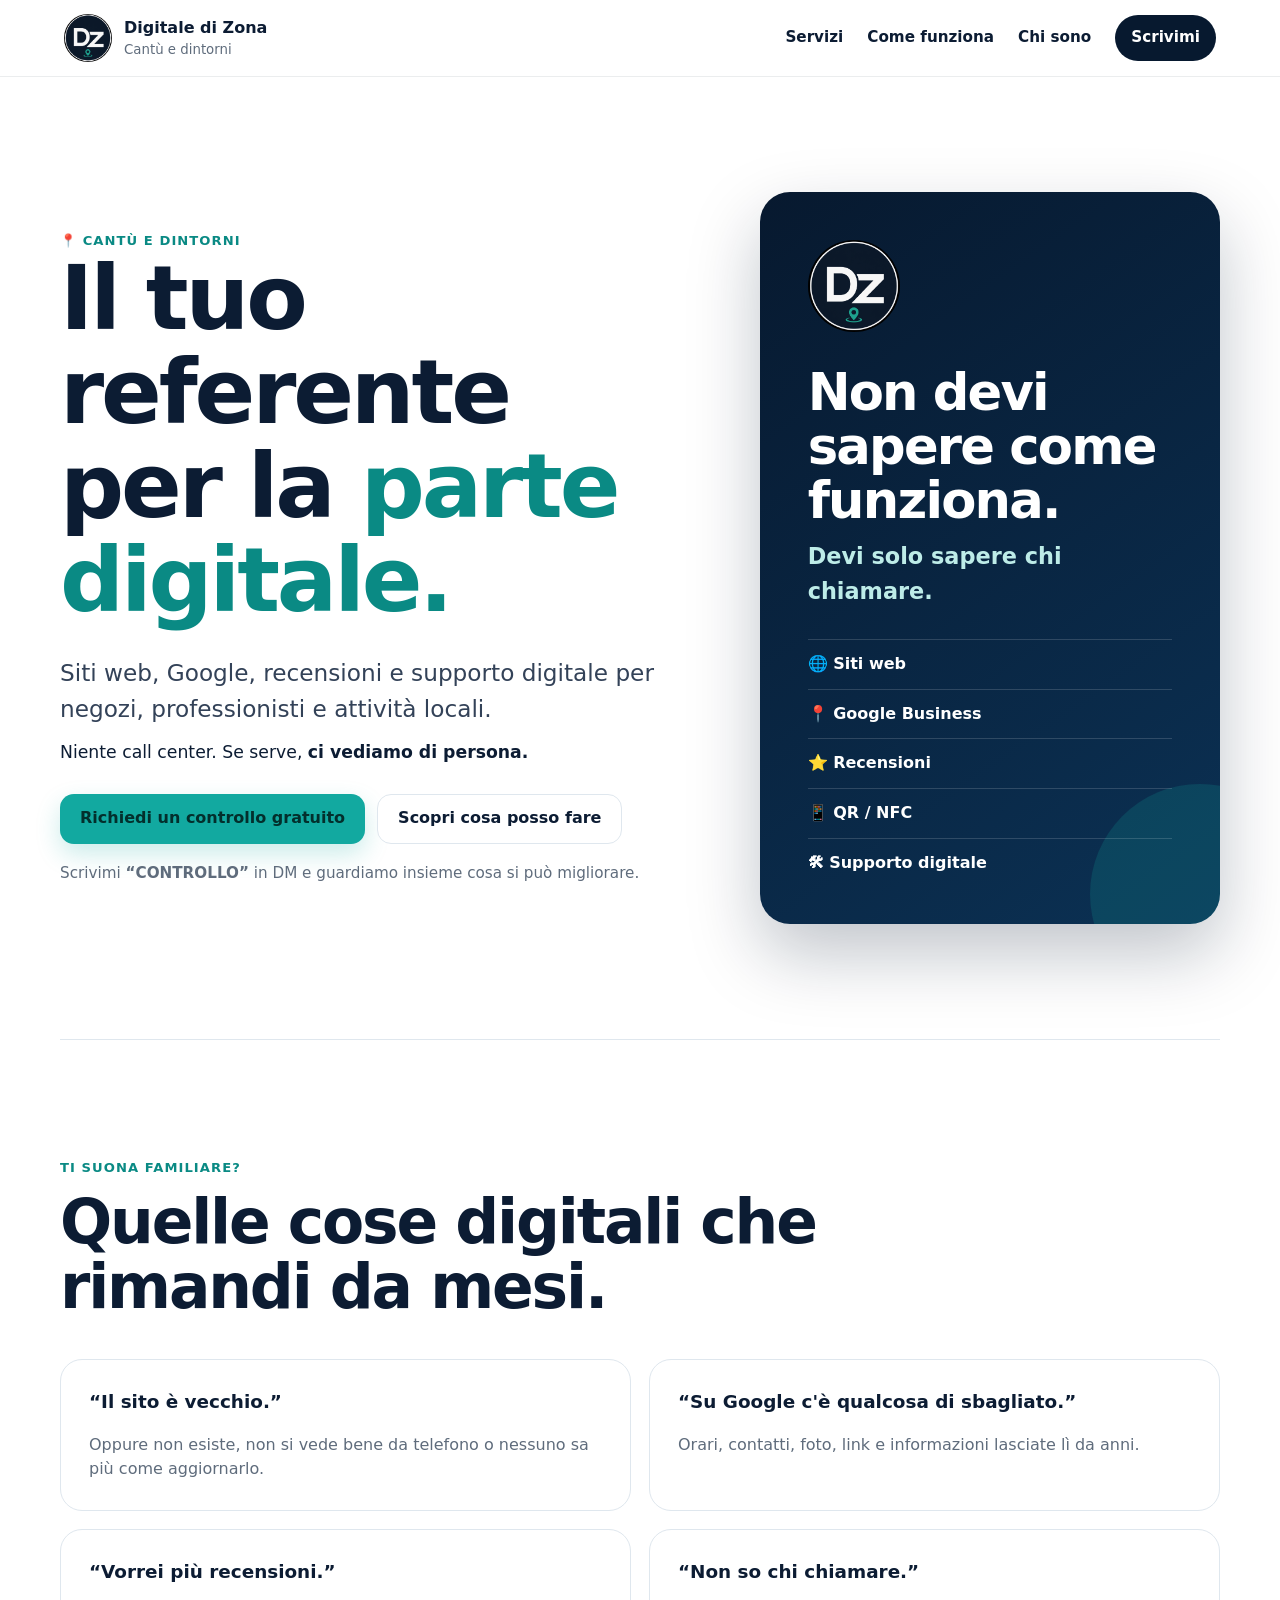
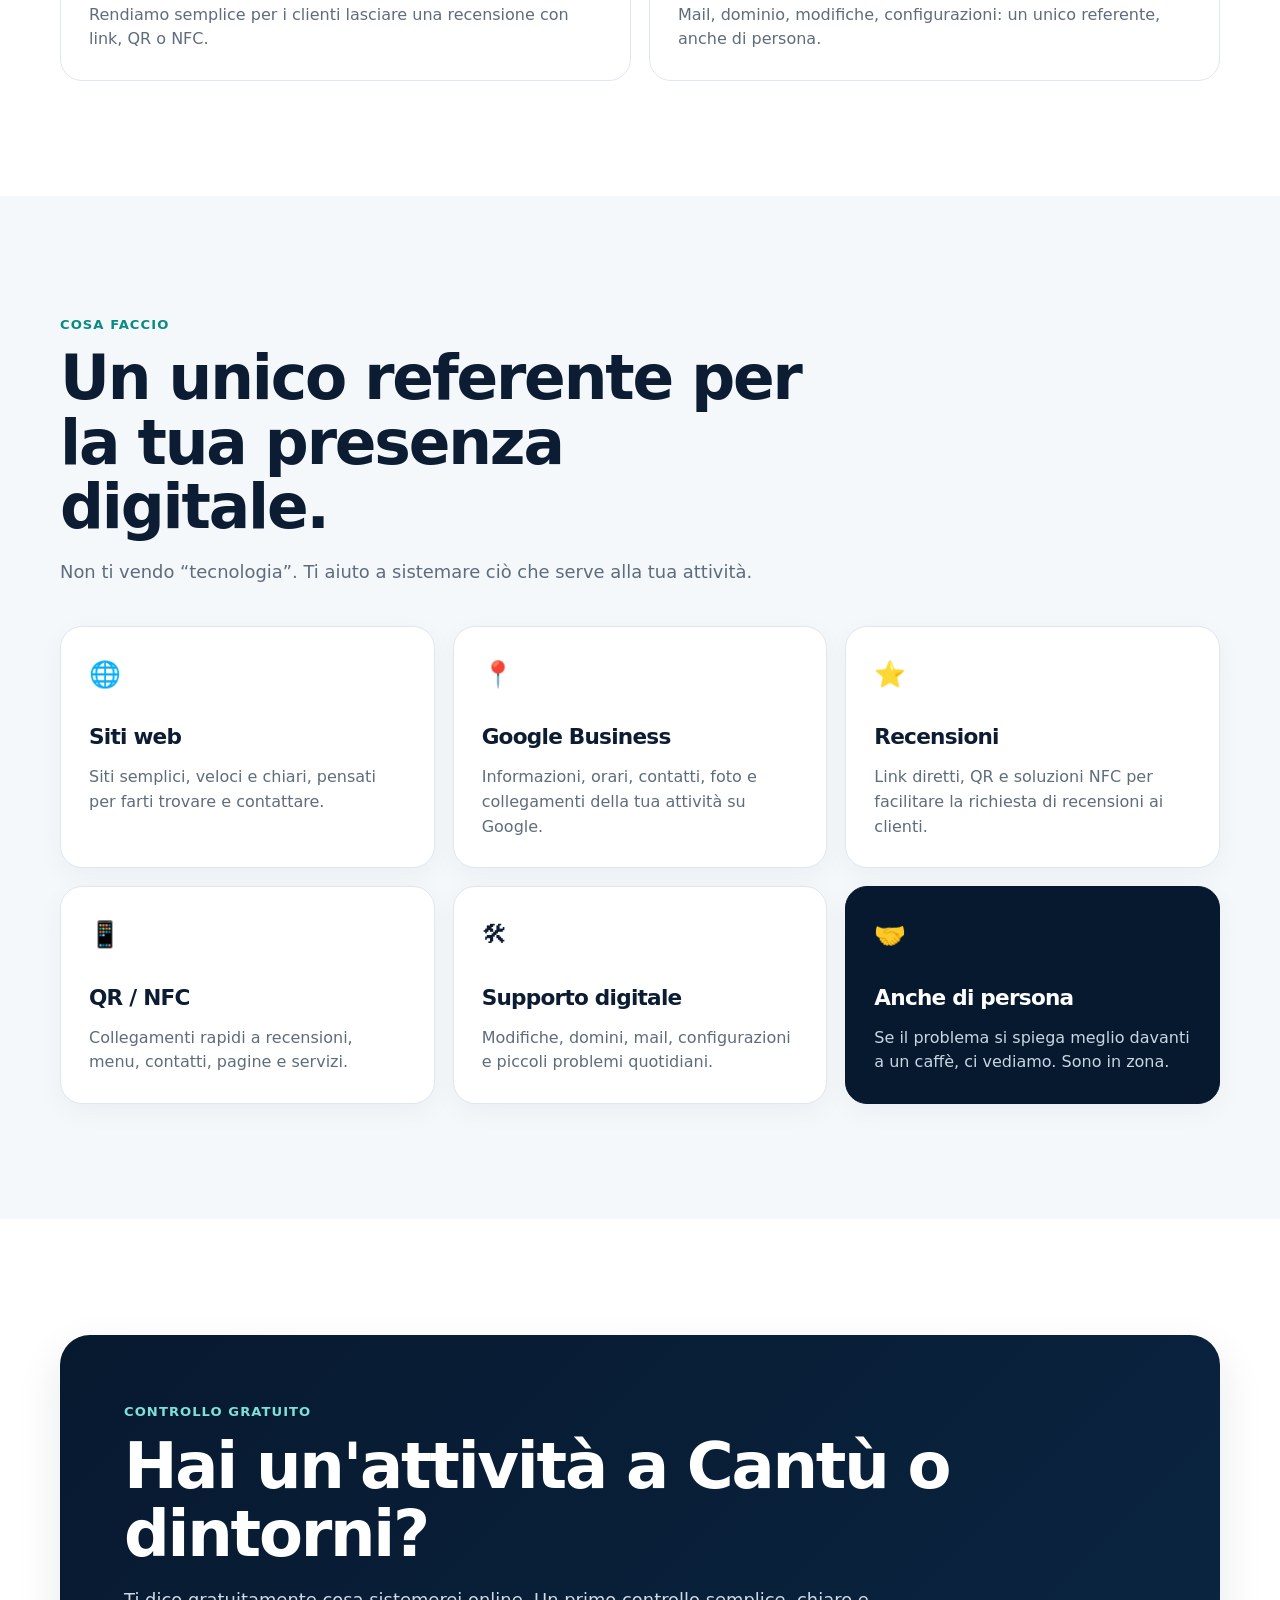
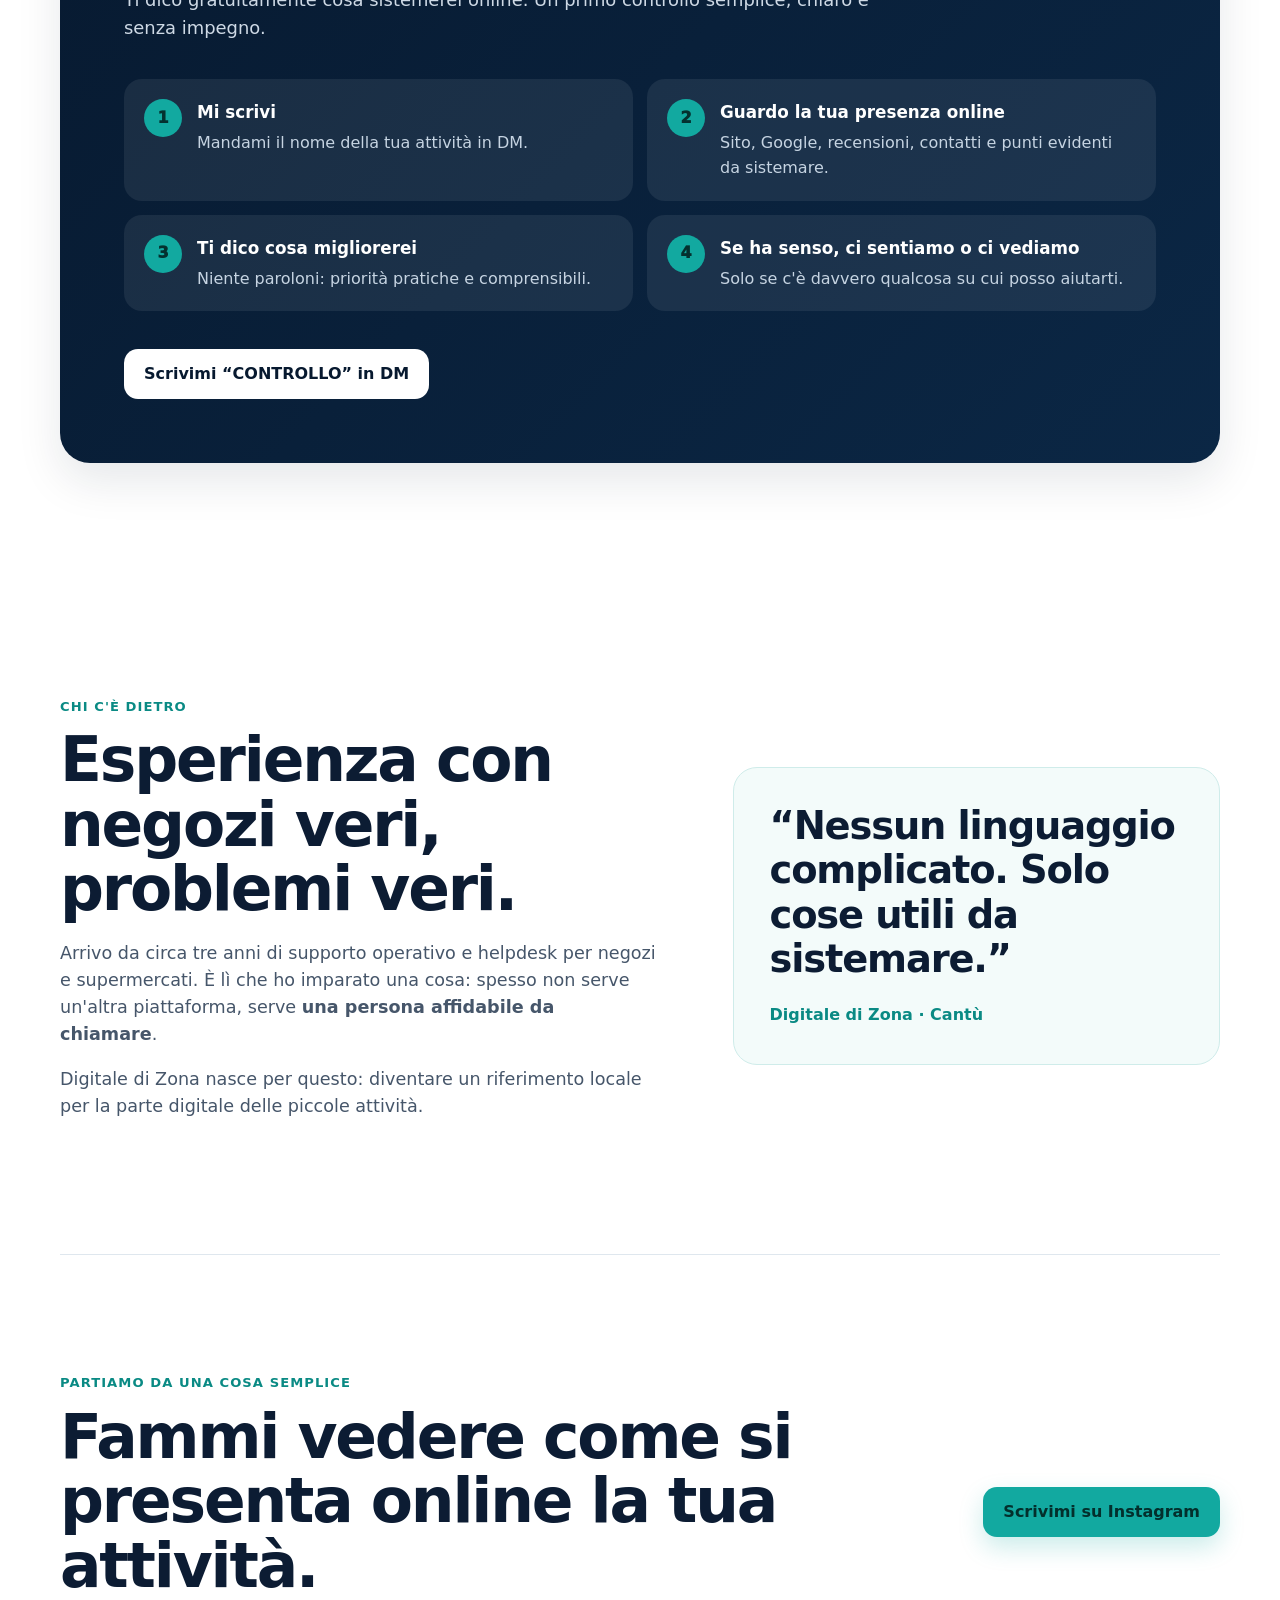
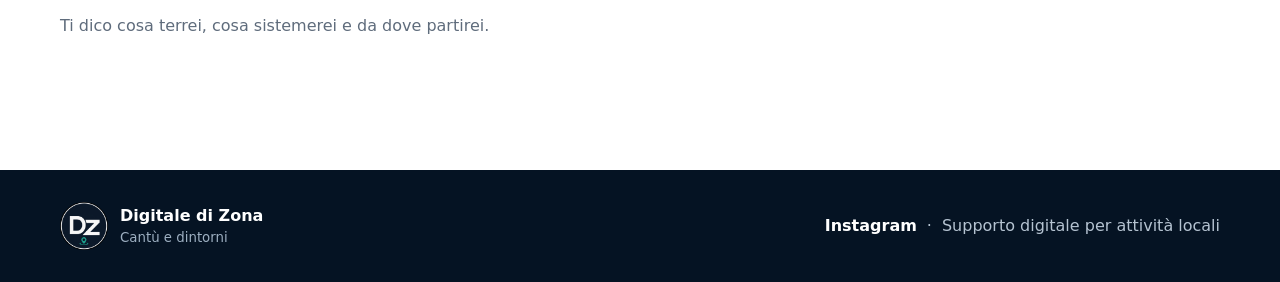
<file: index.html>
<!doctype html>
<html lang="it">
<head>
  <meta charset="utf-8" />
  <meta name="viewport" content="width=device-width, initial-scale=1" />
  <title>Digitale di Zona | Cantù</title>
  <meta name="description" content="Siti web, Google, recensioni e supporto digitale per attività locali a Cantù e dintorni. Anche di persona." />
  <meta name="theme-color" content="#07192f" />
  <meta property="og:title" content="Digitale di Zona | Cantù" />
  <meta property="og:description" content="Il tuo referente per la parte digitale. Siti web, Google, recensioni e assistenza per attività locali." />
  <meta property="og:type" content="website" />
  <meta property="og:image" content="assets/logo.png" />
  <link rel="icon" href="assets/logo.png" />
  <link rel="stylesheet" href="styles.css" />
</head>
<body>
  <header class="site-header">
    <a class="brand" href="#top" aria-label="Digitale di Zona - Home">
      <img src="assets/logo.png" alt="Logo Digitale di Zona" />
      <span><strong>Digitale di Zona</strong><small>Cantù e dintorni</small></span>
    </a>
    <nav class="nav" aria-label="Navigazione principale">
      <a href="#servizi">Servizi</a>
      <a href="#come-funziona">Come funziona</a>
      <a href="#chi-sono">Chi sono</a>
      <a class="nav-cta" href="https://www.instagram.com/digitaledizona.cantu/" target="_blank" rel="noreferrer">Scrivimi</a>
    </nav>
  </header>

  <main id="top">
    <section class="hero section-shell">
      <div class="hero-copy">
        <div class="eyebrow">📍 Cantù e dintorni</div>
        <h1>Il tuo referente per la <span>parte digitale.</span></h1>
        <p class="hero-lead">Siti web, Google, recensioni e supporto digitale per negozi, professionisti e attività locali.</p>
        <p class="human-line">Niente call center. Se serve, <strong>ci vediamo di persona.</strong></p>
        <div class="hero-actions">
          <a class="btn btn-primary" href="https://www.instagram.com/digitaledizona.cantu/" target="_blank" rel="noreferrer">Richiedi un controllo gratuito</a>
          <a class="btn btn-secondary" href="#servizi">Scopri cosa posso fare</a>
        </div>
        <div class="microcopy">Scrivimi <strong>“CONTROLLO”</strong> in DM e guardiamo insieme cosa si può migliorare.</div>
      </div>
      <div class="hero-card" aria-label="Riepilogo servizi">
        <img class="hero-logo" src="assets/logo.png" alt="" />
        <h2>Non devi sapere come funziona.</h2>
        <p>Devi solo sapere chi chiamare.</p>
        <div class="mini-list">
          <span>🌐 Siti web</span>
          <span>📍 Google Business</span>
          <span>⭐ Recensioni</span>
          <span>📱 QR / NFC</span>
          <span>🛠 Supporto digitale</span>
        </div>
      </div>
    </section>

    <section class="problems section-shell" aria-labelledby="problemi-title">
      <div class="section-heading">
        <span class="kicker">Ti suona familiare?</span>
        <h2 id="problemi-title">Quelle cose digitali che rimandi da mesi.</h2>
      </div>
      <div class="problem-grid">
        <article><b>“Il sito è vecchio.”</b><p>Oppure non esiste, non si vede bene da telefono o nessuno sa più come aggiornarlo.</p></article>
        <article><b>“Su Google c'è qualcosa di sbagliato.”</b><p>Orari, contatti, foto, link e informazioni lasciate lì da anni.</p></article>
        <article><b>“Vorrei più recensioni.”</b><p>Rendiamo semplice per i clienti lasciare una recensione con link, QR o NFC.</p></article>
        <article><b>“Non so chi chiamare.”</b><p>Mail, dominio, modifiche, configurazioni: un unico referente, anche di persona.</p></article>
      </div>
    </section>

    <section id="servizi" class="services section-shell">
      <div class="section-heading">
        <span class="kicker">Cosa faccio</span>
        <h2>Un unico referente per la tua presenza digitale.</h2>
        <p>Non ti vendo “tecnologia”. Ti aiuto a sistemare ciò che serve alla tua attività.</p>
      </div>
      <div class="service-grid">
        <article class="service-card"><div class="icon">🌐</div><h3>Siti web</h3><p>Siti semplici, veloci e chiari, pensati per farti trovare e contattare.</p></article>
        <article class="service-card"><div class="icon">📍</div><h3>Google Business</h3><p>Informazioni, orari, contatti, foto e collegamenti della tua attività su Google.</p></article>
        <article class="service-card"><div class="icon">⭐</div><h3>Recensioni</h3><p>Link diretti, QR e soluzioni NFC per facilitare la richiesta di recensioni ai clienti.</p></article>
        <article class="service-card"><div class="icon">📱</div><h3>QR / NFC</h3><p>Collegamenti rapidi a recensioni, menu, contatti, pagine e servizi.</p></article>
        <article class="service-card"><div class="icon">🛠</div><h3>Supporto digitale</h3><p>Modifiche, domini, mail, configurazioni e piccoli problemi quotidiani.</p></article>
        <article class="service-card featured"><div class="icon">🤝</div><h3>Anche di persona</h3><p>Se il problema si spiega meglio davanti a un caffè, ci vediamo. Sono in zona.</p></article>
      </div>
    </section>

    <section id="come-funziona" class="audit section-shell">
      <div class="audit-panel">
        <div>
          <span class="kicker light">Controllo gratuito</span>
          <h2>Hai un'attività a Cantù o dintorni?</h2>
          <p>Ti dico gratuitamente cosa sistemerei online. Un primo controllo semplice, chiaro e senza impegno.</p>
        </div>
        <ol class="steps">
          <li><span>1</span><div><b>Mi scrivi</b><p>Mandami il nome della tua attività in DM.</p></div></li>
          <li><span>2</span><div><b>Guardo la tua presenza online</b><p>Sito, Google, recensioni, contatti e punti evidenti da sistemare.</p></div></li>
          <li><span>3</span><div><b>Ti dico cosa migliorerei</b><p>Niente paroloni: priorità pratiche e comprensibili.</p></div></li>
          <li><span>4</span><div><b>Se ha senso, ci sentiamo o ci vediamo</b><p>Solo se c'è davvero qualcosa su cui posso aiutarti.</p></div></li>
        </ol>
        <a class="btn btn-light" href="https://www.instagram.com/digitaledizona.cantu/" target="_blank" rel="noreferrer">Scrivimi “CONTROLLO” in DM</a>
      </div>
    </section>

    <section id="chi-sono" class="about section-shell">
      <div class="about-copy">
        <span class="kicker">Chi c'è dietro</span>
        <h2>Esperienza con negozi veri, problemi veri.</h2>
        <p>Arrivo da circa tre anni di supporto operativo e helpdesk per negozi e supermercati. È lì che ho imparato una cosa: spesso non serve un'altra piattaforma, serve <strong>una persona affidabile da chiamare</strong>.</p>
        <p>Digitale di Zona nasce per questo: diventare un riferimento locale per la parte digitale delle piccole attività.</p>
      </div>
      <aside class="quote-card">
        <blockquote>“Nessun linguaggio complicato. Solo cose utili da sistemare.”</blockquote>
        <span>Digitale di Zona · Cantù</span>
      </aside>
    </section>

    <section class="final-cta section-shell">
      <div>
        <span class="kicker">Partiamo da una cosa semplice</span>
        <h2>Fammi vedere come si presenta online la tua attività.</h2>
        <p>Ti dico cosa terrei, cosa sistemerei e da dove partirei.</p>
      </div>
      <a class="btn btn-primary" href="https://www.instagram.com/digitaledizona.cantu/" target="_blank" rel="noreferrer">Scrivimi su Instagram</a>
    </section>
  </main>

  <footer class="footer">
    <div class="footer-inner">
      <div class="brand footer-brand">
        <img src="assets/logo.png" alt="Logo Digitale di Zona" />
        <span><strong>Digitale di Zona</strong><small>Cantù e dintorni</small></span>
      </div>
      <div class="footer-links">
        <a href="https://www.instagram.com/digitaledizona.cantu/" target="_blank" rel="noreferrer">Instagram</a>
        <span>·</span>
        <span>Supporto digitale per attività locali</span>
      </div>
    </div>
  </footer>
</body>
</html>
</file>
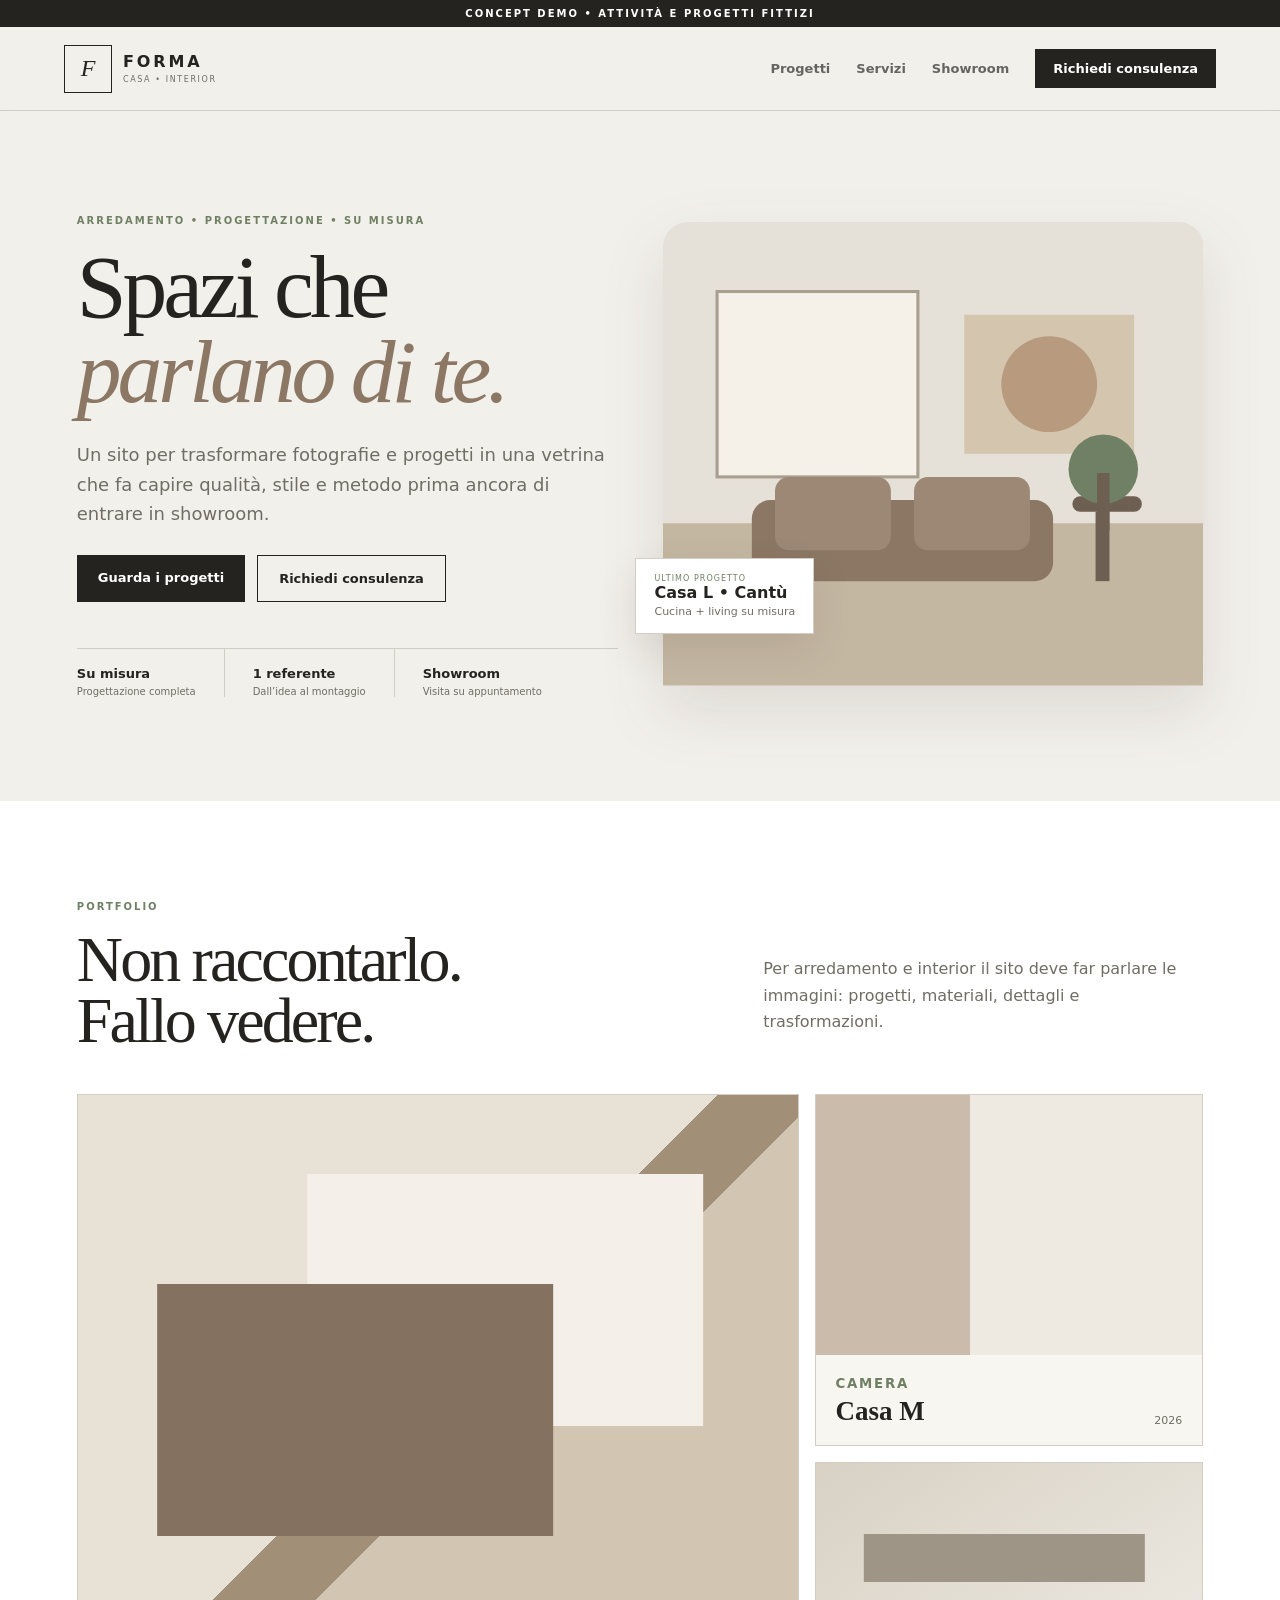
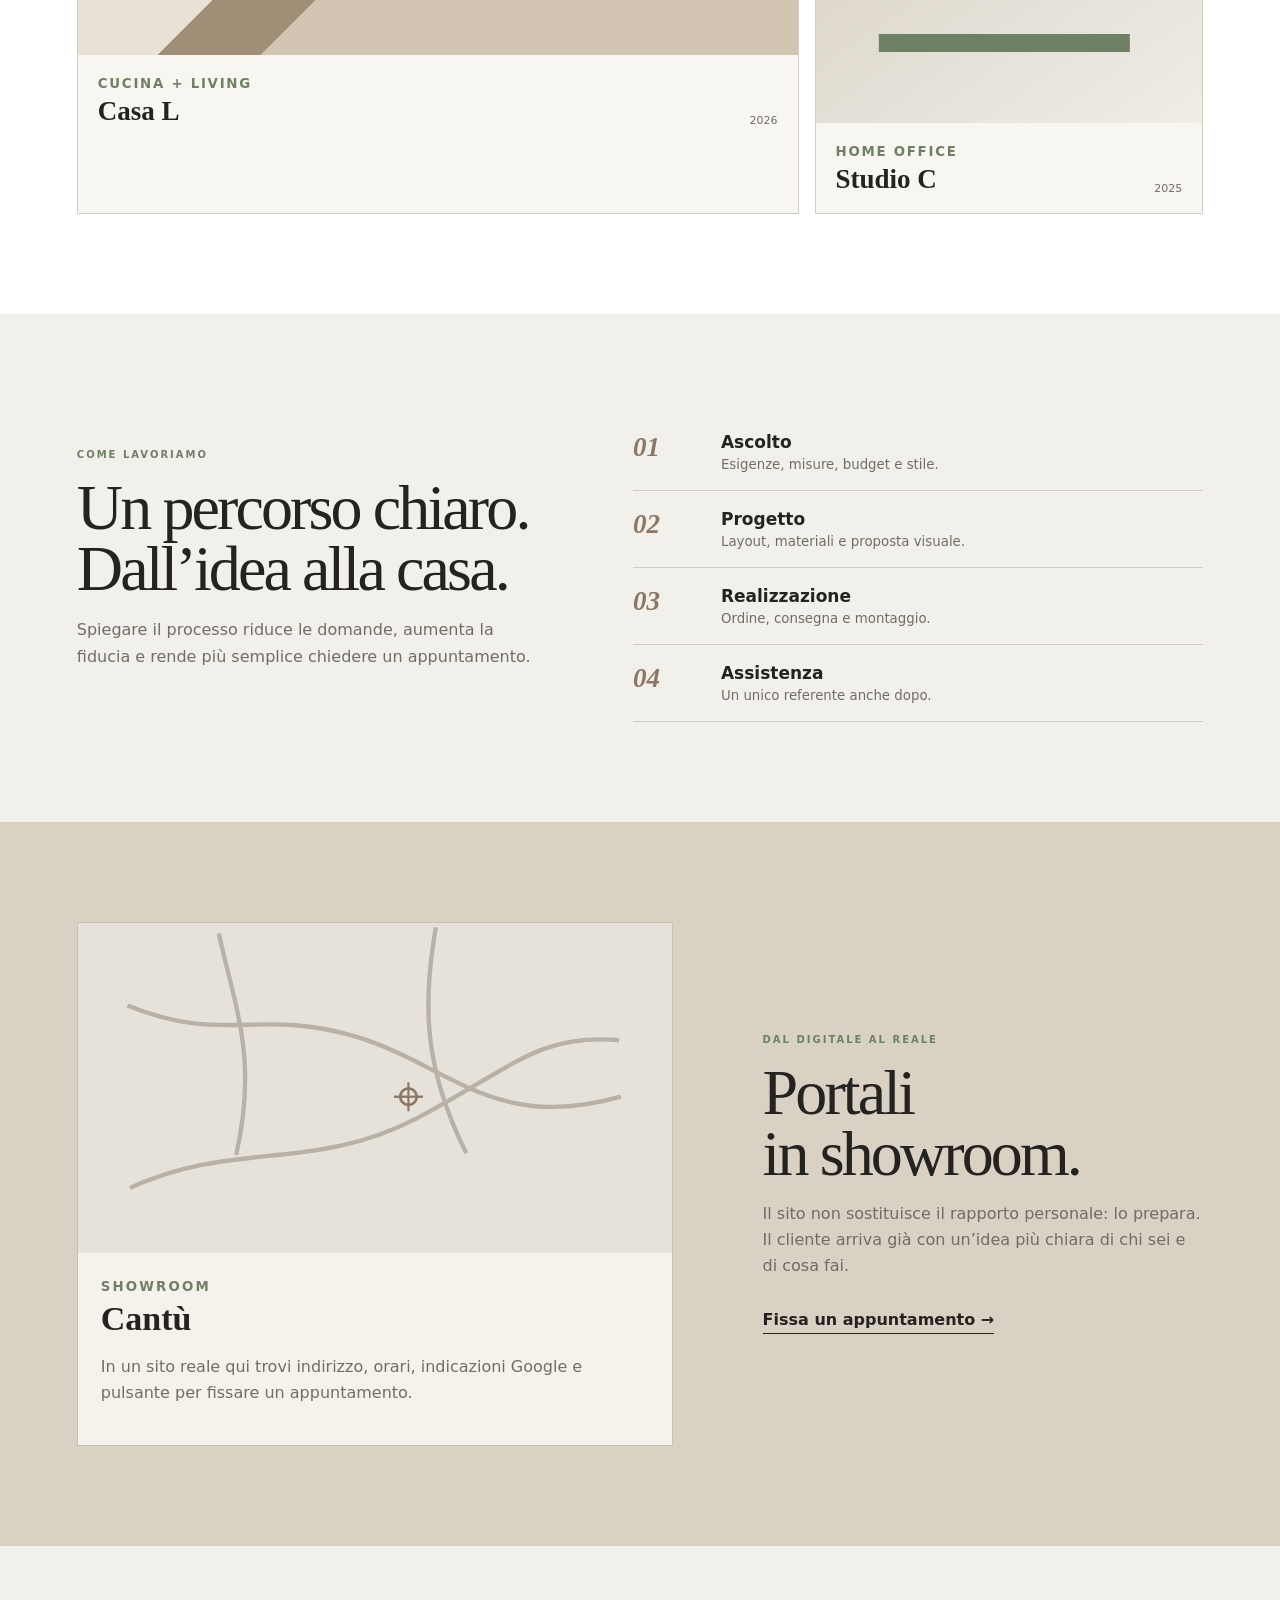
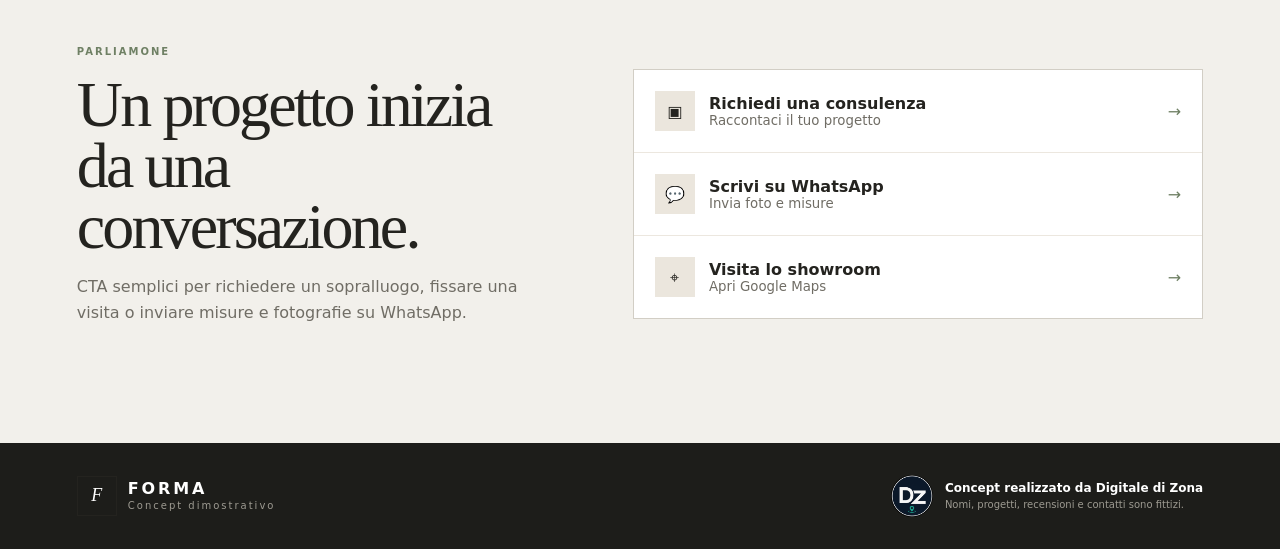
<file: demo/arredamento/index.html>
<!doctype html>
<html lang="it">
<head>
  <meta charset="utf-8" />
  <meta name="viewport" content="width=device-width, initial-scale=1" />
  <meta name="theme-color" content="#d8d1c4" />
  <meta name="description" content="Forma Casa — concept dimostrativo di sito per arredamento/interior design realizzato da Digitale di Zona." />
  <title>Forma Casa — Concept Demo</title>
  <link rel="stylesheet" href="styles.css" />
</head>
<body>
  <div class="demo-strip">CONCEPT DEMO • ATTIVITÀ E PROGETTI FITTIZI</div>
  <header class="header"><a class="brand" href="#top"><span class="mark">F</span><span><b>FORMA</b><small>CASA • INTERIOR</small></span></a><nav><a href="#progetti">Progetti</a><a href="#servizi">Servizi</a><a href="#showroom">Showroom</a><a class="cta" href="#contatti">Richiedi consulenza</a></nav></header>
  <main id="top">
    <section class="hero"><div class="copy"><p class="eyebrow">ARREDAMENTO • PROGETTAZIONE • SU MISURA</p><h1>Spazi che<br><em>parlano di te.</em></h1><p class="lead">Un sito per trasformare fotografie e progetti in una vetrina che fa capire qualità, stile e metodo prima ancora di entrare in showroom.</p><div class="actions"><a class="btn primary" href="#progetti">Guarda i progetti</a><a class="btn ghost" href="#contatti">Richiedi consulenza</a></div><div class="facts"><div><b>Su misura</b><span>Progettazione completa</span></div><div><b>1 referente</b><span>Dall’idea al montaggio</span></div><div><b>Showroom</b><span>Visita su appuntamento</span></div></div></div><div class="hero-room" aria-hidden="true"><svg viewBox="0 0 700 600"><rect width="700" height="600" rx="32" fill="#e6e1d8"/><rect x="0" y="390" width="700" height="210" fill="#c4b7a2"/><rect x="70" y="90" width="260" height="240" fill="#f5f1e9" stroke="#a99f90" stroke-width="4"/><rect x="390" y="120" width="220" height="180" fill="#d4c5af"/><circle cx="500" cy="210" r="62" fill="#b89b7e"/><rect x="115" y="360" width="390" height="105" rx="24" fill="#8b7764"/><rect x="145" y="330" width="150" height="95" rx="18" fill="#9c8875"/><rect x="325" y="330" width="150" height="95" rx="18" fill="#9c8875"/><rect x="530" y="355" width="90" height="20" rx="10" fill="#6d5f52"/><rect x="560" y="375" width="18" height="90" fill="#6d5f52"/><circle cx="570" cy="320" r="45" fill="#6f8064"/><rect x="562" y="325" width="16" height="75" fill="#6d5f52"/></svg><div class="float project"><small>ULTIMO PROGETTO</small><b>Casa L • Cantù</b><span>Cucina + living su misura</span></div></div></section>

    <section id="progetti" class="section projects"><div class="heading"><div><p class="eyebrow">PORTFOLIO</p><h2>Non raccontarlo.<br>Fallo vedere.</h2></div><p>Per arredamento e interior il sito deve far parlare le immagini: progetti, materiali, dettagli e trasformazioni.</p></div><div class="project-grid"><article class="large"><div class="scene scene1"></div><footer><div><small>CUCINA + LIVING</small><h3>Casa L</h3></div><span>2026</span></footer></article><article><div class="scene scene2"></div><footer><div><small>CAMERA</small><h3>Casa M</h3></div><span>2026</span></footer></article><article><div class="scene scene3"></div><footer><div><small>HOME OFFICE</small><h3>Studio C</h3></div><span>2025</span></footer></article></div></section>

    <section id="servizi" class="section services"><div class="services-copy"><p class="eyebrow">COME LAVORIAMO</p><h2>Un percorso chiaro.<br>Dall’idea alla casa.</h2><p>Spiegare il processo riduce le domande, aumenta la fiducia e rende più semplice chiedere un appuntamento.</p></div><div class="steps"><div><b>01</b><span><strong>Ascolto</strong><small>Esigenze, misure, budget e stile.</small></span></div><div><b>02</b><span><strong>Progetto</strong><small>Layout, materiali e proposta visuale.</small></span></div><div><b>03</b><span><strong>Realizzazione</strong><small>Ordine, consegna e montaggio.</small></span></div><div><b>04</b><span><strong>Assistenza</strong><small>Un unico referente anche dopo.</small></span></div></div></section>

    <section id="showroom" class="section showroom"><div class="map-card"><div class="map"><span class="pin">⌖</span><svg viewBox="0 0 600 380"><path d="M15 95c110 45 150 3 260 35 110 32 160 112 308 70M18 305c120-55 210-18 330-80 110-58 140-98 233-90M120 12c20 90 45 145 20 255M370 5c-15 85-15 160 35 260" fill="none" stroke="#b7b1a6" stroke-width="5"/></svg></div><div class="map-info"><small>SHOWROOM</small><h3>Cantù</h3><p>In un sito reale qui trovi indirizzo, orari, indicazioni Google e pulsante per fissare un appuntamento.</p></div></div><div class="showroom-copy"><p class="eyebrow">DAL DIGITALE AL REALE</p><h2>Portali<br>in showroom.</h2><p>Il sito non sostituisce il rapporto personale: lo prepara. Il cliente arriva già con un’idea più chiara di chi sei e di cosa fai.</p><a class="text-link" href="#contatti">Fissa un appuntamento →</a></div></section>

    <section id="contatti" class="section contact"><div><p class="eyebrow">PARLIAMONE</p><h2>Un progetto inizia<br>da una conversazione.</h2><p>CTA semplici per richiedere un sopralluogo, fissare una visita o inviare misure e fotografie su WhatsApp.</p></div><div class="contact-card"><a href="#" onclick="return false"><span>▣</span><div><b>Richiedi una consulenza</b><small>Raccontaci il tuo progetto</small></div><i>→</i></a><a href="#" onclick="return false"><span>💬</span><div><b>Scrivi su WhatsApp</b><small>Invia foto e misure</small></div><i>→</i></a><a href="#" onclick="return false"><span>⌖</span><div><b>Visita lo showroom</b><small>Apri Google Maps</small></div><i>→</i></a></div></section>
  </main>
  <footer class="footer"><div class="brand"><span class="mark small">F</span><span><b>FORMA</b><small>Concept dimostrativo</small></span></div><div class="credit"><img src="assets/dz-logo.png" alt="Logo Digitale di Zona"><div><b>Concept realizzato da Digitale di Zona</b><small>Nomi, progetti, recensioni e contatti sono fittizi.</small></div></div></footer>
</body>
</html>
</file>
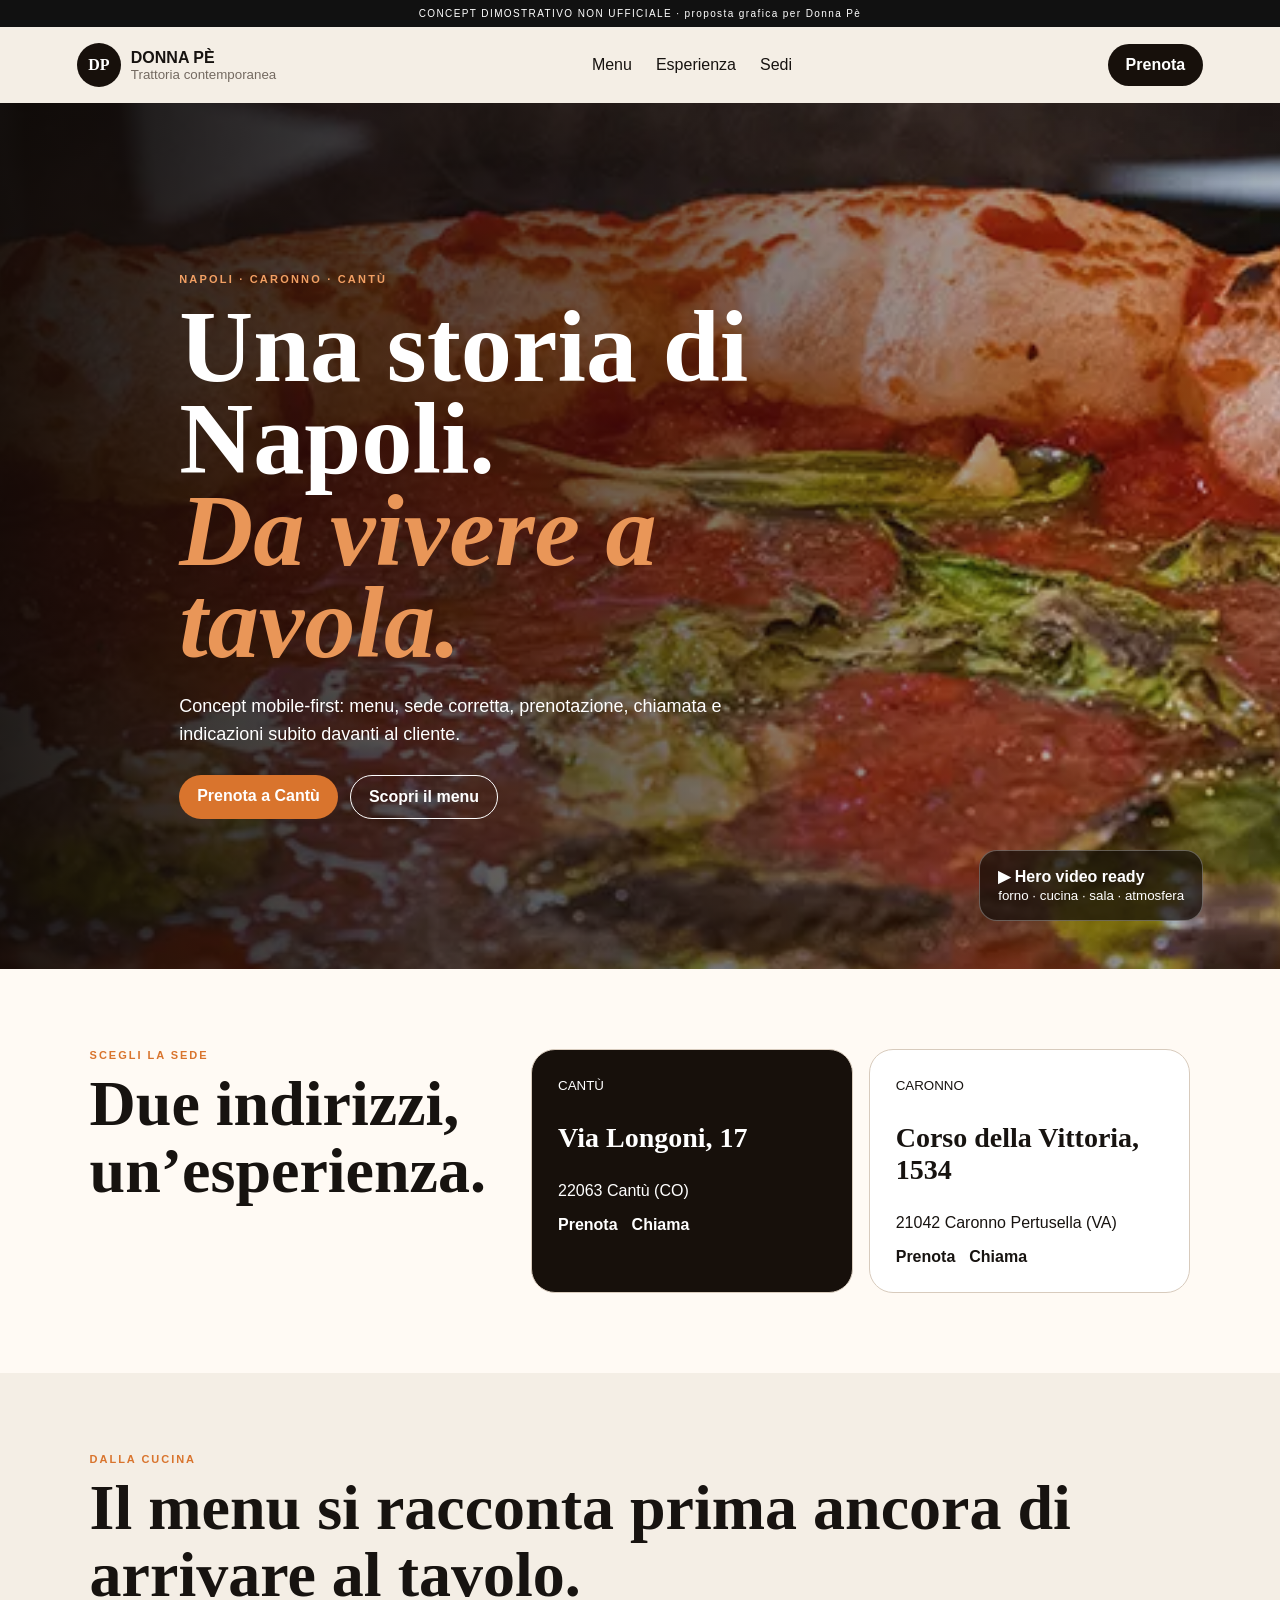
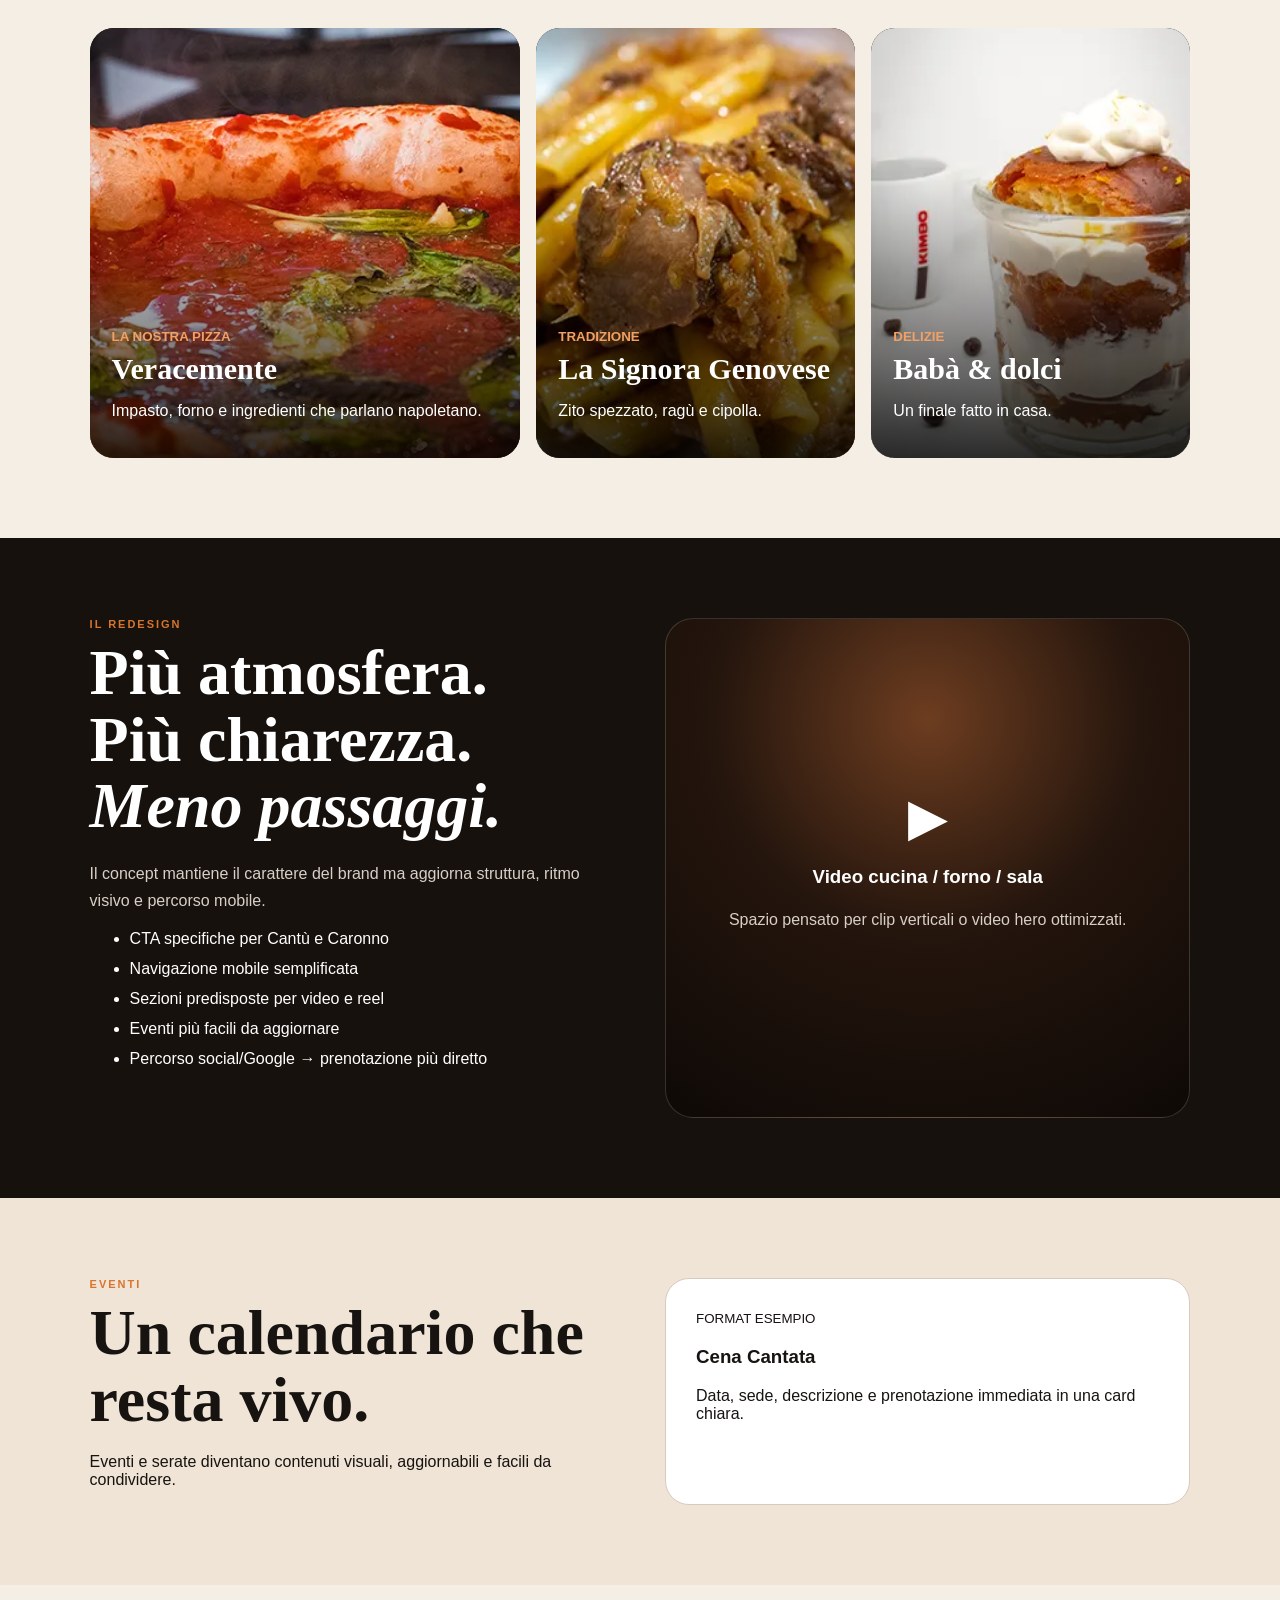
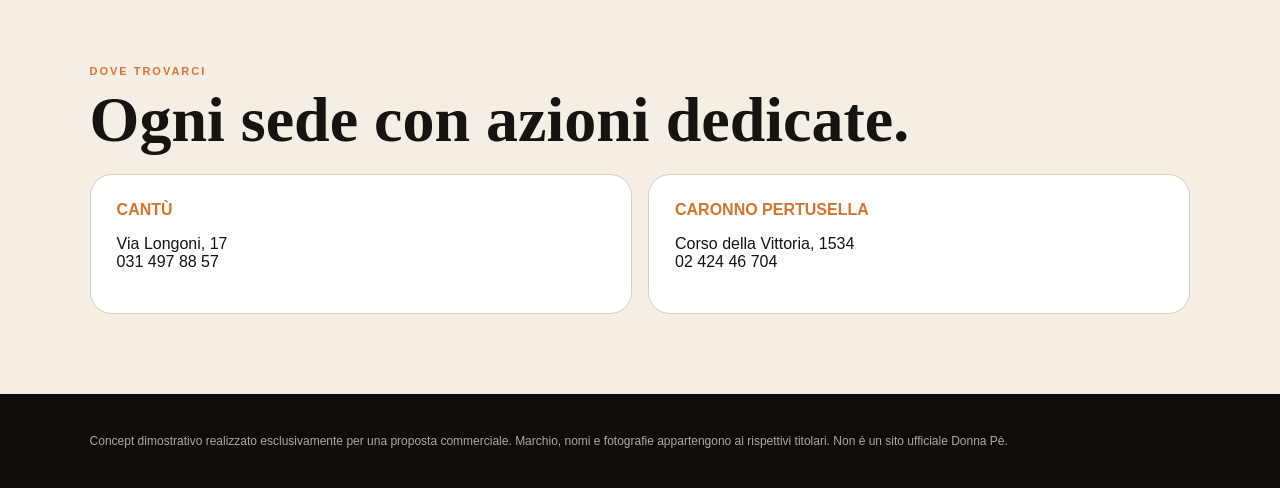
<file: demo/donnape_concept_demo/index.html>
<!doctype html>
<html lang="it">
<head>
<meta charset="utf-8">
<meta name="viewport" content="width=device-width,initial-scale=1">
<title>Donna Pè — Concept Redesign</title>
<style>
:root{--cream:#f4eee5;--paper:#fffaf4;--ink:#171310;--dark:#17100b;--accent:#d9742d;--line:#d8cbbd;--muted:#746a61}
*{box-sizing:border-box}body{margin:0;font-family:Arial,Helvetica,sans-serif;background:var(--cream);color:var(--ink)}a{text-decoration:none;color:inherit}
.top{background:#111;color:#fff;text-align:center;padding:8px;font-size:10px;letter-spacing:.14em}
header{display:flex;justify-content:space-between;align-items:center;padding:16px 6vw;background:rgba(244,238,229,.96);position:sticky;top:0;z-index:5}
.brand{display:flex;gap:10px;align-items:center}.logo{width:44px;height:44px;border-radius:50%;display:grid;place-items:center;background:var(--dark);color:white;font-family:Georgia,serif;font-weight:700}.brand span:last-child{display:grid}.brand small{color:var(--muted)}
nav{display:flex;gap:24px}.btn{display:inline-block;padding:12px 18px;border-radius:999px;font-weight:700}.dark{background:var(--dark);color:#fff}.accent{background:var(--accent);color:#fff}.ghost{border:1px solid #fff;color:#fff}
.hero{min-height:78vh;position:relative;display:flex;align-items:end;background:#120d09;overflow:hidden}.hero:before{content:"";position:absolute;inset:0;background:url('assets/pizza.webp') center/cover no-repeat;filter:saturate(.9);transform:scale(1.08)}.hero:after{content:"";position:absolute;inset:0;background:linear-gradient(90deg,rgba(15,10,7,.92),rgba(15,10,7,.58),rgba(15,10,7,.15))}
.hero-inner{position:relative;z-index:2;color:#fff;padding:90px 7vw 70px;max-width:820px}.eyebrow{font-size:11px;letter-spacing:.2em;color:#f2a064;font-weight:700}.hero h1{font-family:Georgia,serif;font-size:clamp(56px,8vw,108px);line-height:.9;margin:16px 0 22px}.hero h1 em{color:#e99658}.hero p{font-size:18px;line-height:1.6;max-width:620px}.actions{display:flex;gap:12px;flex-wrap:wrap;margin-top:26px}
.video{position:absolute;z-index:3;right:6vw;bottom:48px;background:rgba(20,15,11,.72);border:1px solid rgba(255,255,255,.3);color:white;border-radius:18px;padding:16px 18px}
section{padding:80px 7vw}h2{font-family:Georgia,serif;font-size:clamp(40px,5vw,70px);line-height:1.04;margin:10px 0 20px}.kicker{font-size:11px;letter-spacing:.18em;color:var(--accent);font-weight:700}
.sedi{display:grid;grid-template-columns:.7fr 1.3fr;gap:45px;background:var(--paper)}.sede-grid{display:grid;grid-template-columns:1fr 1fr;gap:16px}.sede{background:#fff;border:1px solid var(--line);border-radius:24px;padding:26px}.sede.active{background:var(--dark);color:#fff}.sede h3{font-family:Georgia,serif;font-size:28px}.sede a{font-weight:700;margin-right:14px}
.menu-grid{display:grid;grid-template-columns:1.35fr 1fr 1fr;gap:16px}.dish{min-height:430px;position:relative;border-radius:24px;overflow:hidden;background:#111}.dish img{position:absolute;width:100%;height:100%;object-fit:cover}.dish:after{content:"";position:absolute;inset:0;background:linear-gradient(0deg,rgba(0,0,0,.82),transparent 65%)}.dish-copy{position:absolute;z-index:2;left:22px;right:22px;bottom:22px;color:#fff}.dish-copy h3{font-family:Georgia,serif;font-size:30px;margin:7px 0}.dish-copy small{color:#f2a064;font-weight:700}
.story{display:grid;grid-template-columns:1fr 1fr;gap:50px;background:#17110d;color:#fff}.story p{color:#d8cfc7;line-height:1.7}.story li{margin:12px 0}.video-box{min-height:500px;border-radius:28px;background:radial-gradient(circle at 50% 20%,#6d3d20,#24150d 45%,#0e0906);display:grid;place-items:center;text-align:center;padding:30px;border:1px solid rgba(255,255,255,.16)}
.eventi{display:grid;grid-template-columns:1fr 1fr;gap:50px;background:#efe4d6}.card{background:#fff;border:1px solid var(--line);border-radius:24px;padding:30px}.locations{display:grid;grid-template-columns:1fr 1fr;gap:16px}.locbox{background:#fff;border:1px solid var(--line);border-radius:22px;padding:26px}.locbox strong{color:var(--accent)}
footer{background:#0f0c09;color:#fff;padding:40px 7vw;font-size:12px;color:#aaa}
@media(max-width:850px){nav{display:none}.hero{display:block;min-height:86vh}.hero-inner{padding:80px 22px 40px;margin-top:100px}.hero h1{font-size:58px}.video{position:relative;right:auto;bottom:auto;margin:0 22px 24px}.sedi,.story,.eventi{grid-template-columns:1fr}.sede-grid,.menu-grid,.locations{grid-template-columns:1fr}section{padding:60px 22px}header{padding:12px 18px}.brand small{display:none}}
</style>
</head>
<body>
<div class="top">CONCEPT DIMOSTRATIVO NON UFFICIALE · proposta grafica per Donna Pè</div>
<header>
  <div class="brand"><span class="logo">DP</span><span><strong>DONNA PÈ</strong><small>Trattoria contemporanea</small></span></div>
  <nav><a href="#menu">Menu</a><a href="#esperienza">Esperienza</a><a href="#sedi">Sedi</a></nav>
  <a class="btn dark" href="#sedi">Prenota</a>
</header>
<section class="hero">
  <div class="hero-inner">
    <div class="eyebrow">NAPOLI · CARONNO · CANTÙ</div>
    <h1>Una storia di Napoli.<br><em>Da vivere a tavola.</em></h1>
    <p>Concept mobile-first: menu, sede corretta, prenotazione, chiamata e indicazioni subito davanti al cliente.</p>
    <div class="actions"><a class="btn accent" href="#sedi">Prenota a Cantù</a><a class="btn ghost" href="#menu">Scopri il menu</a></div>
  </div>
  <div class="video"><strong>▶ Hero video ready</strong><br><small>forno · cucina · sala · atmosfera</small></div>
</section>
<section class="sedi" id="sedi">
  <div><div class="kicker">SCEGLI LA SEDE</div><h2>Due indirizzi, un’esperienza.</h2></div>
  <div class="sede-grid">
    <div class="sede active"><small>CANTÙ</small><h3>Via Longoni, 17</h3><p>22063 Cantù (CO)</p><a href="https://donnapecantu.guestplan.io/">Prenota</a><a href="tel:+390314978857">Chiama</a></div>
    <div class="sede"><small>CARONNO</small><h3>Corso della Vittoria, 1534</h3><p>21042 Caronno Pertusella (VA)</p><a href="https://donnapeprenotazioni.guestplan.io/">Prenota</a><a href="tel:+390242446704">Chiama</a></div>
  </div>
</section>
<section id="menu">
  <div class="kicker">DALLA CUCINA</div><h2>Il menu si racconta prima ancora di arrivare al tavolo.</h2>
  <div class="menu-grid">
    <div class="dish"><img src="assets/pizza.webp"><div class="dish-copy"><small>LA NOSTRA PIZZA</small><h3>Veracemente</h3><p>Impasto, forno e ingredienti che parlano napoletano.</p></div></div>
    <div class="dish"><img src="assets/genovese.webp"><div class="dish-copy"><small>TRADIZIONE</small><h3>La Signora Genovese</h3><p>Zito spezzato, ragù e cipolla.</p></div></div>
    <div class="dish"><img src="assets/baba.webp"><div class="dish-copy"><small>DELIZIE</small><h3>Babà & dolci</h3><p>Un finale fatto in casa.</p></div></div>
  </div>
</section>
<section class="story" id="esperienza">
  <div><div class="kicker">IL REDESIGN</div><h2>Più atmosfera.<br>Più chiarezza.<br><em>Meno passaggi.</em></h2><p>Il concept mantiene il carattere del brand ma aggiorna struttura, ritmo visivo e percorso mobile.</p><ul><li>CTA specifiche per Cantù e Caronno</li><li>Navigazione mobile semplificata</li><li>Sezioni predisposte per video e reel</li><li>Eventi più facili da aggiornare</li><li>Percorso social/Google → prenotazione più diretto</li></ul></div>
  <div class="video-box"><div><div style="font-size:52px">▶</div><h3>Video cucina / forno / sala</h3><p>Spazio pensato per clip verticali o video hero ottimizzati.</p></div></div>
</section>
<section class="eventi">
  <div><div class="kicker">EVENTI</div><h2>Un calendario che resta vivo.</h2><p>Eventi e serate diventano contenuti visuali, aggiornabili e facili da condividere.</p></div>
  <div class="card"><small>FORMAT ESEMPIO</small><h3>Cena Cantata</h3><p>Data, sede, descrizione e prenotazione immediata in una card chiara.</p></div>
</section>
<section>
  <div class="kicker">DOVE TROVARCI</div><h2>Ogni sede con azioni dedicate.</h2>
  <div class="locations">
    <div class="locbox"><strong>CANTÙ</strong><p>Via Longoni, 17<br>031 497 88 57</p></div>
    <div class="locbox"><strong>CARONNO PERTUSELLA</strong><p>Corso della Vittoria, 1534<br>02 424 46 704</p></div>
  </div>
</section>
<footer>Concept dimostrativo realizzato esclusivamente per una proposta commerciale. Marchio, nomi e fotografie appartengono ai rispettivi titolari. Non è un sito ufficiale Donna Pè.</footer>
</body></html>
</file>
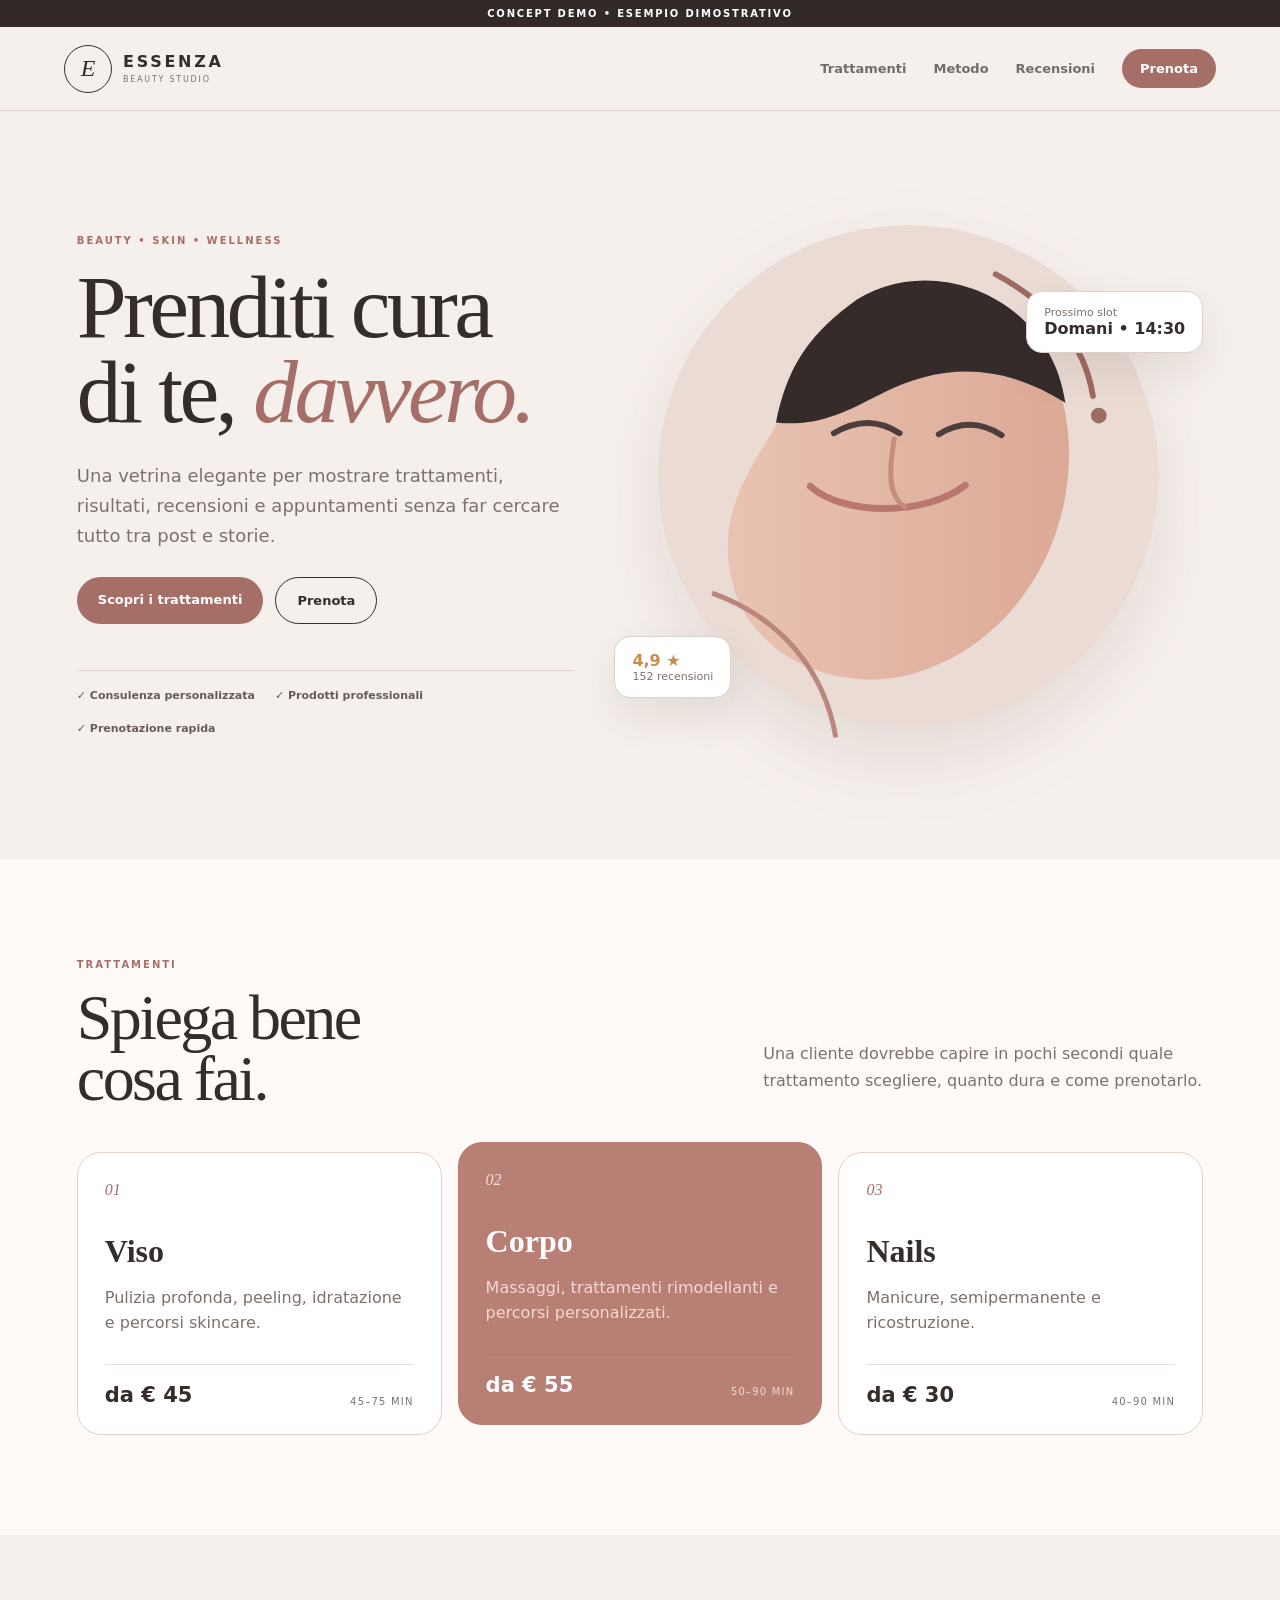
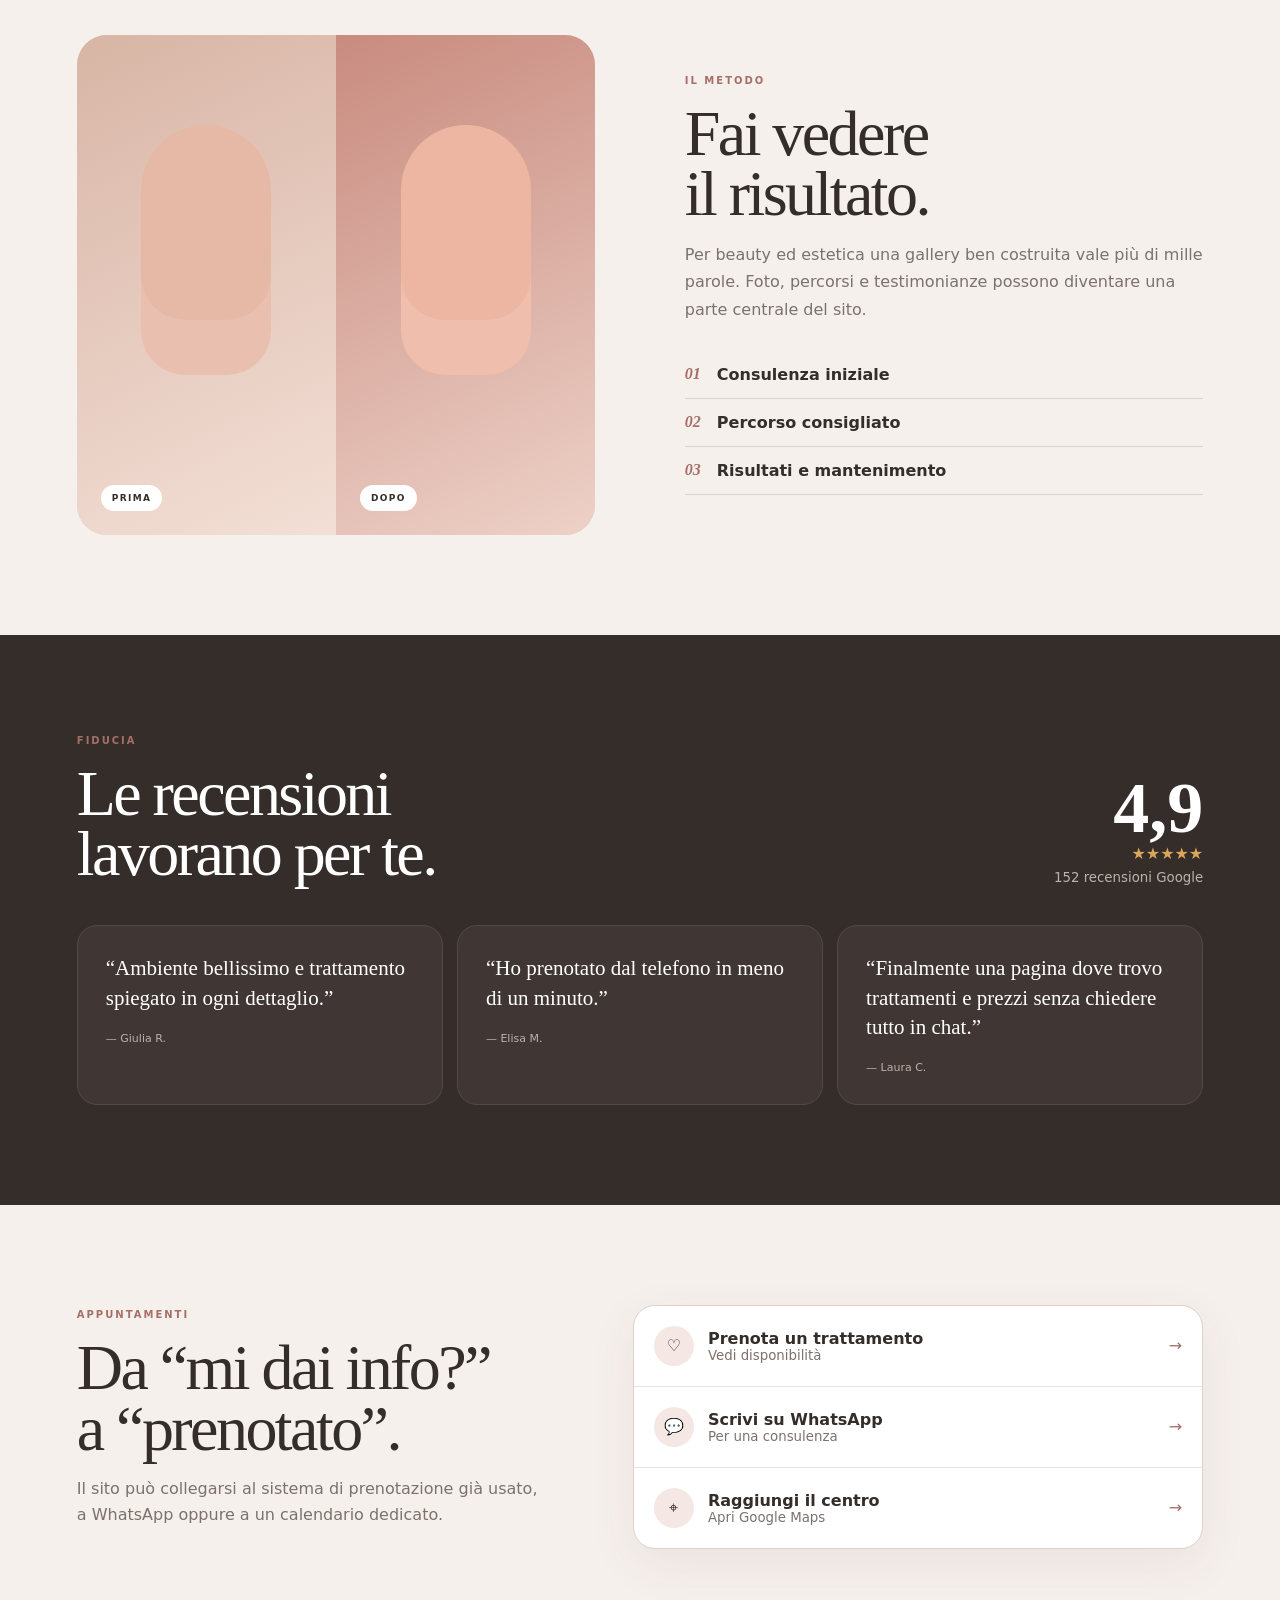
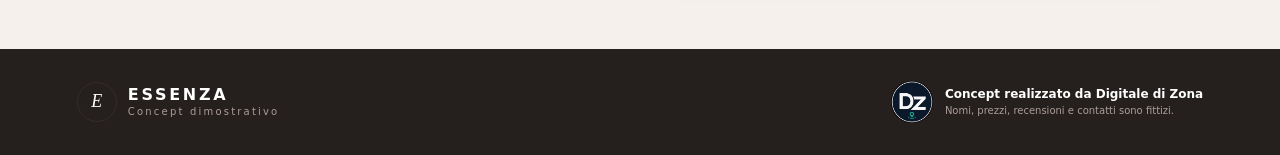
<file: demo/estetica/index.html>
<!doctype html>
<html lang="it">
<head>
  <meta charset="utf-8" />
  <meta name="viewport" content="width=device-width, initial-scale=1" />
  <meta name="theme-color" content="#f4eee9" />
  <meta name="description" content="Essenza Beauty — concept dimostrativo di sito per centro estetico realizzato da Digitale di Zona." />
  <title>Essenza Beauty — Concept Demo</title>
  <link rel="stylesheet" href="styles.css" />
</head>
<body>
  <div class="demo-strip">CONCEPT DEMO • ESEMPIO DIMOSTRATIVO</div>
  <header class="header">
    <a class="brand" href="#top"><span class="mark">E</span><span><b>ESSENZA</b><small>BEAUTY STUDIO</small></span></a>
    <nav><a href="#trattamenti">Trattamenti</a><a href="#metodo">Metodo</a><a href="#recensioni">Recensioni</a><a class="cta" href="#prenota">Prenota</a></nav>
  </header>
  <main id="top">
    <section class="hero">
      <div class="hero-copy"><p class="eyebrow">BEAUTY • SKIN • WELLNESS</p><h1>Prenditi cura<br>di te, <em>davvero.</em></h1><p class="lead">Una vetrina elegante per mostrare trattamenti, risultati, recensioni e appuntamenti senza far cercare tutto tra post e storie.</p><div class="actions"><a class="btn primary" href="#trattamenti">Scopri i trattamenti</a><a class="btn ghost" href="#prenota">Prenota</a></div><div class="badges"><span>✓ Consulenza personalizzata</span><span>✓ Prodotti professionali</span><span>✓ Prenotazione rapida</span></div></div>
      <div class="hero-art" aria-hidden="true"><svg viewBox="0 0 600 620"><defs><linearGradient id="skin" x1="0" x2="1"><stop stop-color="#e9c3b2"/><stop offset="1" stop-color="#dca996"/></linearGradient><linearGradient id="rose" x1="0" x2="1"><stop stop-color="#c88e82"/><stop offset="1" stop-color="#9f6b61"/></linearGradient></defs><circle cx="300" cy="300" r="255" fill="#eadbd5"/><path d="M246 126c98-40 197 14 214 111 20 112-43 233-155 265-74 21-166-15-185-95-18-75 27-123 56-177 22-42 22-85 70-104Z" fill="url(#skin)"/><path d="M239 127c74-57 204-16 221 99-64-40-125-42-190-8-35 18-65 33-105 28 11-54 31-86 74-119Z" fill="#342b2a"/><path d="M200 311c33 30 116 31 158-1" fill="none" stroke="#b97770" stroke-width="7" stroke-linecap="round"/><path d="M224 257c25-15 47-13 67 0M331 258c23-14 44-12 64 1" fill="none" stroke="#4d3e3b" stroke-width="6" stroke-linecap="round"/><path d="M286 261c-7 38-6 62 12 72" fill="none" stroke="#c48d7b" stroke-width="5"/><path d="M389 95c57 31 91 72 99 124" fill="none" stroke="#9f6b61" stroke-width="6" stroke-linecap="round"/><circle cx="494" cy="239" r="8" fill="#9f6b61"/><path d="M100 420c73 26 115 82 126 147" fill="none" stroke="#b9877c" stroke-width="5"/></svg><div class="float rating"><b>4,9 ★</b><span>152 recensioni</span></div><div class="float slot"><small>Prossimo slot</small><b>Domani • 14:30</b></div></div>
    </section>

    <section id="trattamenti" class="section treatments"><div class="heading"><div><p class="eyebrow">TRATTAMENTI</p><h2>Spiega bene<br>cosa fai.</h2></div><p>Una cliente dovrebbe capire in pochi secondi quale trattamento scegliere, quanto dura e come prenotarlo.</p></div><div class="cards"><article><span>01</span><h3>Viso</h3><p>Pulizia profonda, peeling, idratazione e percorsi skincare.</p><footer><b>da € 45</b><small>45–75 min</small></footer></article><article class="feature"><span>02</span><h3>Corpo</h3><p>Massaggi, trattamenti rimodellanti e percorsi personalizzati.</p><footer><b>da € 55</b><small>50–90 min</small></footer></article><article><span>03</span><h3>Nails</h3><p>Manicure, semipermanente e ricostruzione.</p><footer><b>da € 30</b><small>40–90 min</small></footer></article></div></section>

    <section id="metodo" class="section method"><div class="method-art"><div class="before"><span>PRIMA</span></div><div class="after"><span>DOPO</span></div></div><div class="method-copy"><p class="eyebrow">IL METODO</p><h2>Fai vedere<br>il risultato.</h2><p>Per beauty ed estetica una gallery ben costruita vale più di mille parole. Foto, percorsi e testimonianze possono diventare una parte centrale del sito.</p><div class="points"><div><b>01</b><span>Consulenza iniziale</span></div><div><b>02</b><span>Percorso consigliato</span></div><div><b>03</b><span>Risultati e mantenimento</span></div></div></div></section>

    <section id="recensioni" class="section reviews"><div class="reviews-head"><div><p class="eyebrow">FIDUCIA</p><h2>Le recensioni<br>lavorano per te.</h2></div><div class="score"><b>4,9</b><span>★★★★★</span><small>152 recensioni Google</small></div></div><div class="quote-grid"><blockquote>“Ambiente bellissimo e trattamento spiegato in ogni dettaglio.”<footer>— Giulia R.</footer></blockquote><blockquote>“Ho prenotato dal telefono in meno di un minuto.”<footer>— Elisa M.</footer></blockquote><blockquote>“Finalmente una pagina dove trovo trattamenti e prezzi senza chiedere tutto in chat.”<footer>— Laura C.</footer></blockquote></div></section>

    <section id="prenota" class="section booking"><div class="booking-copy"><p class="eyebrow">APPUNTAMENTI</p><h2>Da “mi dai info?”<br>a “prenotato”.</h2><p>Il sito può collegarsi al sistema di prenotazione già usato, a WhatsApp oppure a un calendario dedicato.</p></div><div class="booking-card"><a href="#" onclick="return false"><span>♡</span><div><b>Prenota un trattamento</b><small>Vedi disponibilità</small></div><i>→</i></a><a href="#" onclick="return false"><span>💬</span><div><b>Scrivi su WhatsApp</b><small>Per una consulenza</small></div><i>→</i></a><a href="#" onclick="return false"><span>⌖</span><div><b>Raggiungi il centro</b><small>Apri Google Maps</small></div><i>→</i></a></div></section>
  </main>
  <footer class="footer"><div class="brand"><span class="mark small">E</span><span><b>ESSENZA</b><small>Concept dimostrativo</small></span></div><div class="credit"><img src="assets/dz-logo.png" alt="Logo Digitale di Zona"><div><b>Concept realizzato da Digitale di Zona</b><small>Nomi, prezzi, recensioni e contatti sono fittizi.</small></div></div></footer>
</body>
</html>
</file>
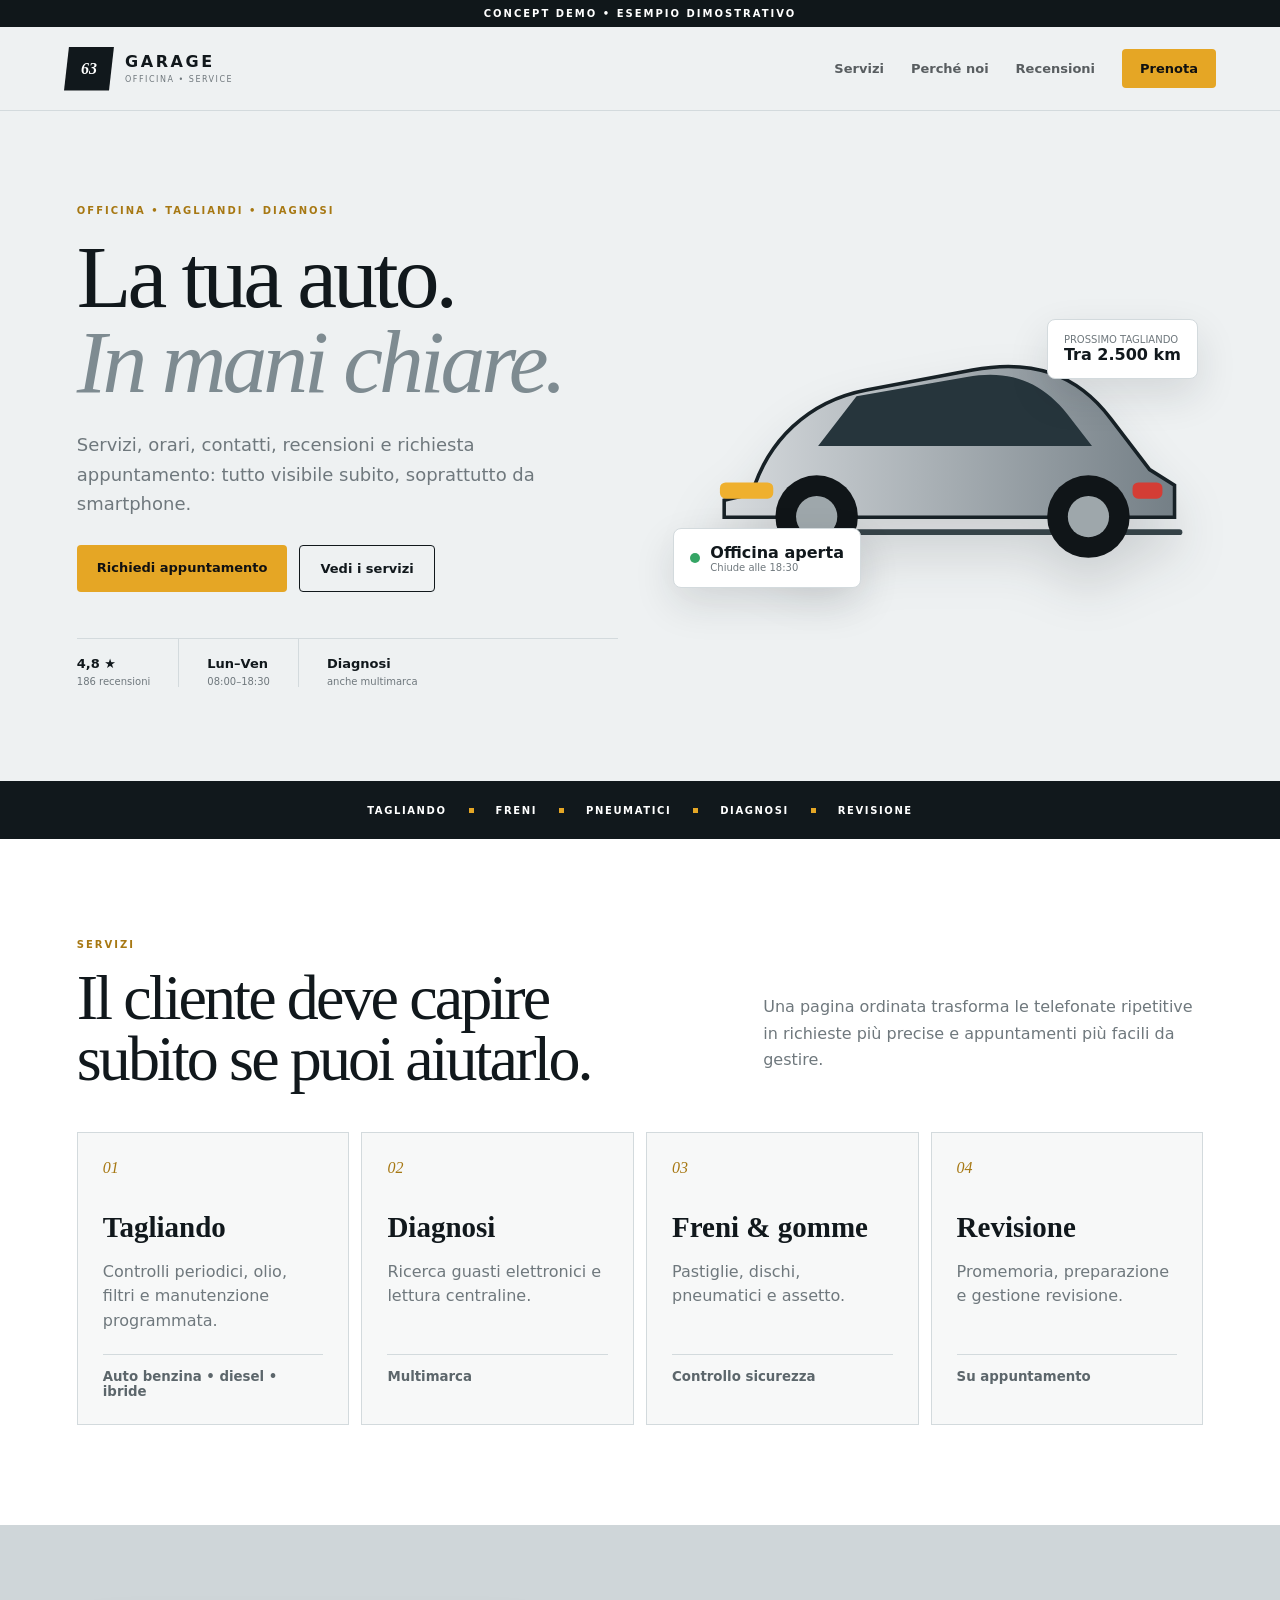
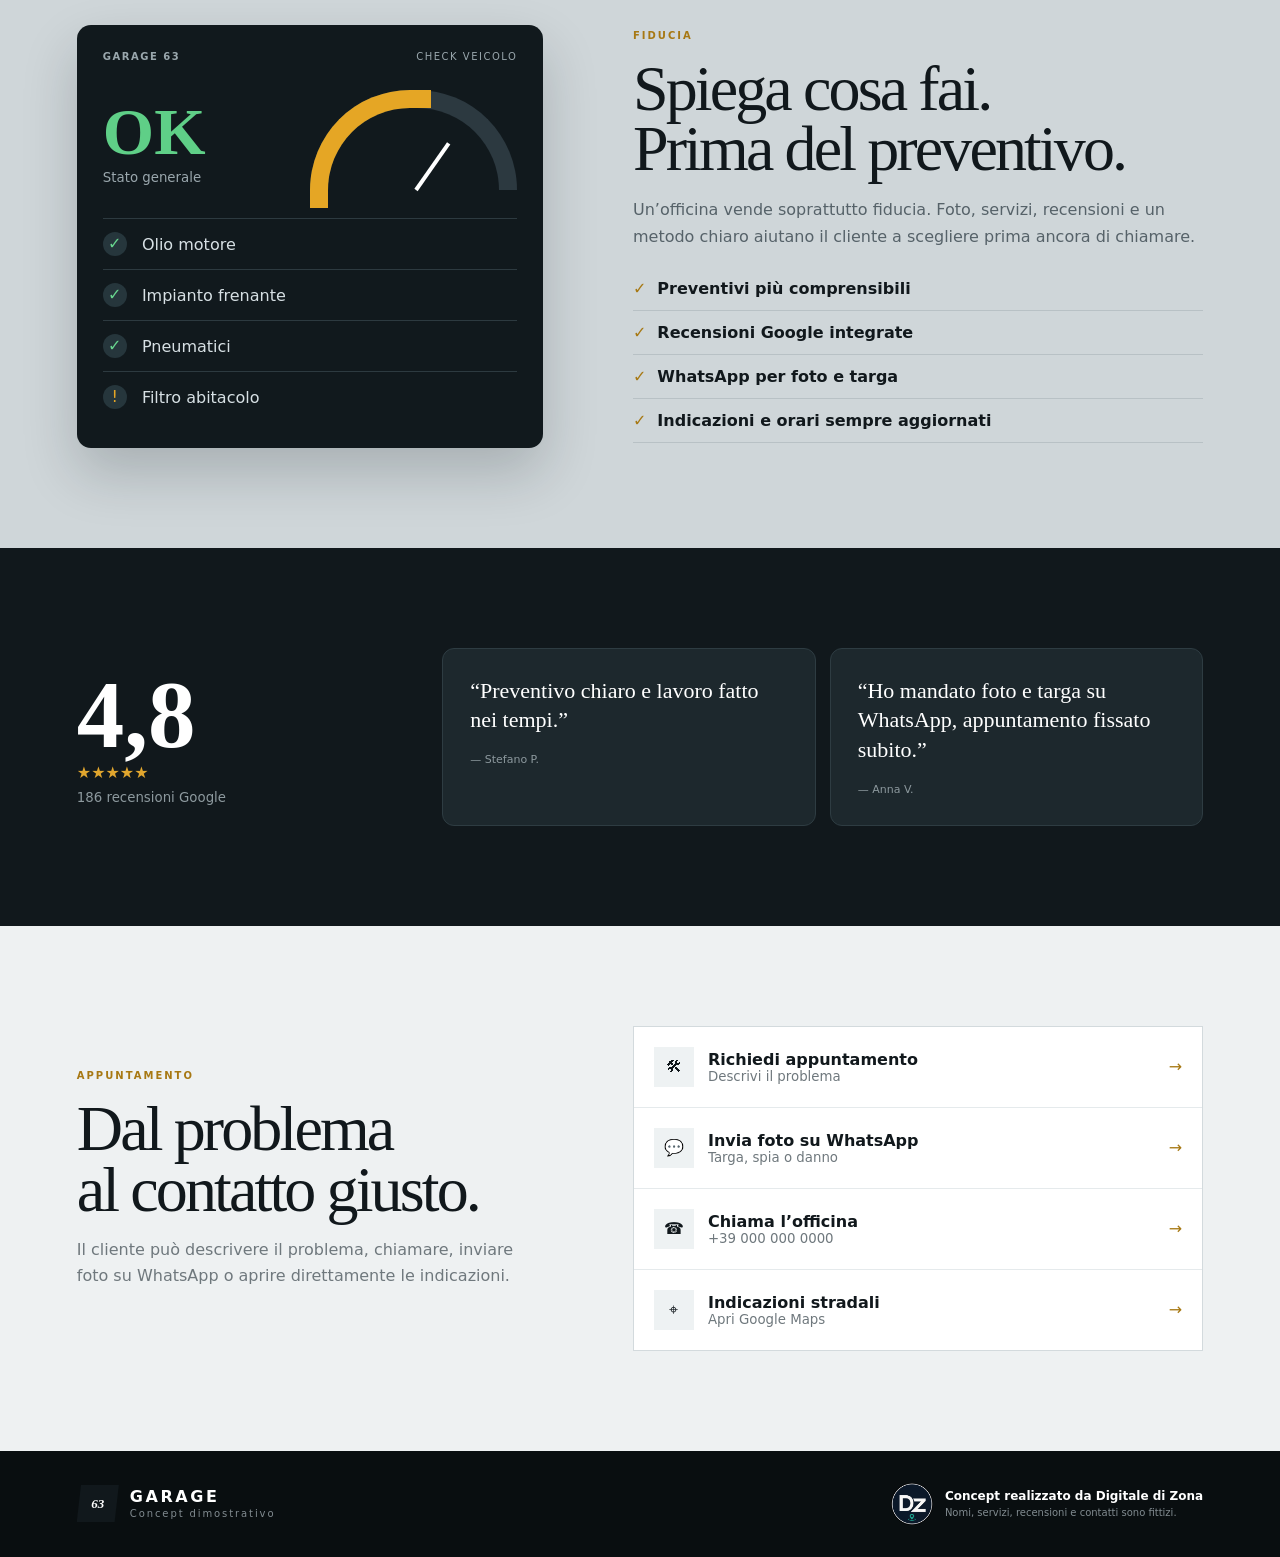
<file: demo/officina/index.html>
<!doctype html>
<html lang="it">
<head>
  <meta charset="utf-8" />
  <meta name="viewport" content="width=device-width, initial-scale=1" />
  <meta name="theme-color" content="#12181b" />
  <meta name="description" content="Garage 63 — concept dimostrativo di sito per officina/carrozzeria realizzato da Digitale di Zona." />
  <title>Garage 63 — Concept Demo</title>
  <link rel="stylesheet" href="styles.css" />
</head>
<body>
  <div class="demo-strip">CONCEPT DEMO • ESEMPIO DIMOSTRATIVO</div>
  <header class="header"><a class="brand" href="#top"><span class="mark">63</span><span><b>GARAGE</b><small>OFFICINA • SERVICE</small></span></a><nav><a href="#servizi">Servizi</a><a href="#perche">Perché noi</a><a href="#recensioni">Recensioni</a><a class="cta" href="#prenota">Prenota</a></nav></header>
  <main id="top">
    <section class="hero"><div class="copy"><p class="eyebrow">OFFICINA • TAGLIANDI • DIAGNOSI</p><h1>La tua auto.<br><span>In mani chiare.</span></h1><p class="lead">Servizi, orari, contatti, recensioni e richiesta appuntamento: tutto visibile subito, soprattutto da smartphone.</p><div class="actions"><a class="btn primary" href="#prenota">Richiedi appuntamento</a><a class="btn ghost" href="#servizi">Vedi i servizi</a></div><div class="quick"><div><b>4,8 ★</b><span>186 recensioni</span></div><div><b>Lun–Ven</b><span>08:00–18:30</span></div><div><b>Diagnosi</b><span>anche multimarca</span></div></div></div><div class="car" aria-hidden="true"><svg viewBox="0 0 760 520"><defs><linearGradient id="body" x1="0" x2="1"><stop stop-color="#d6dadd"/><stop offset="1" stop-color="#747f86"/></linearGradient></defs><rect x="30" y="380" width="700" height="8" rx="4" fill="#354247"/><path d="M125 330c22-74 78-130 161-146l149-28c85-16 147 6 194 68l55 72 35 22v45H86v-24Z" fill="url(#body)" stroke="#172126" stroke-width="5"/><path d="M272 193l155-27c61-11 106 7 142 53l34 44H218Z" fill="#26353c"/><circle cx="216" cy="362" r="58" fill="#101518"/><circle cx="216" cy="362" r="29" fill="#9ea7ab"/><circle cx="598" cy="362" r="58" fill="#101518"/><circle cx="598" cy="362" r="29" fill="#9ea7ab"/><rect x="80" y="314" width="75" height="23" rx="8" fill="#efb02e"/><rect x="660" y="314" width="42" height="23" rx="8" fill="#d43d35"/></svg><div class="float status"><span class="green"></span><div><b>Officina aperta</b><small>Chiude alle 18:30</small></div></div><div class="float reminder"><small>PROSSIMO TAGLIANDO</small><b>Tra 2.500 km</b></div></div></section>

    <section class="bar"><span>TAGLIANDO</span><i></i><span>FRENI</span><i></i><span>PNEUMATICI</span><i></i><span>DIAGNOSI</span><i></i><span>REVISIONE</span></section>

    <section id="servizi" class="section services"><div class="heading"><div><p class="eyebrow">SERVIZI</p><h2>Il cliente deve capire<br>subito se puoi aiutarlo.</h2></div><p>Una pagina ordinata trasforma le telefonate ripetitive in richieste più precise e appuntamenti più facili da gestire.</p></div><div class="grid"><article><span>01</span><h3>Tagliando</h3><p>Controlli periodici, olio, filtri e manutenzione programmata.</p><small>Auto benzina • diesel • ibride</small></article><article><span>02</span><h3>Diagnosi</h3><p>Ricerca guasti elettronici e lettura centraline.</p><small>Multimarca</small></article><article><span>03</span><h3>Freni & gomme</h3><p>Pastiglie, dischi, pneumatici e assetto.</p><small>Controllo sicurezza</small></article><article><span>04</span><h3>Revisione</h3><p>Promemoria, preparazione e gestione revisione.</p><small>Su appuntamento</small></article></div></section>

    <section id="perche" class="section why"><div class="dashboard"><div class="dash-head"><b>GARAGE 63</b><span>CHECK VEICOLO</span></div><div class="dash-score"><div><b>OK</b><small>Stato generale</small></div><div class="gauge"><span></span></div></div><ul><li><span>✓</span> Olio motore</li><li><span>✓</span> Impianto frenante</li><li><span>✓</span> Pneumatici</li><li><span>!</span> Filtro abitacolo</li></ul></div><div class="why-copy"><p class="eyebrow">FIDUCIA</p><h2>Spiega cosa fai.<br>Prima del preventivo.</h2><p>Un’officina vende soprattutto fiducia. Foto, servizi, recensioni e un metodo chiaro aiutano il cliente a scegliere prima ancora di chiamare.</p><ul><li>Preventivi più comprensibili</li><li>Recensioni Google integrate</li><li>WhatsApp per foto e targa</li><li>Indicazioni e orari sempre aggiornati</li></ul></div></section>

    <section id="recensioni" class="section reviews"><div class="score"><b>4,8</b><span>★★★★★</span><small>186 recensioni Google</small></div><div class="quote-grid"><blockquote>“Preventivo chiaro e lavoro fatto nei tempi.”<footer>— Stefano P.</footer></blockquote><blockquote>“Ho mandato foto e targa su WhatsApp, appuntamento fissato subito.”<footer>— Anna V.</footer></blockquote></div></section>

    <section id="prenota" class="section booking"><div><p class="eyebrow">APPUNTAMENTO</p><h2>Dal problema<br>al contatto giusto.</h2><p>Il cliente può descrivere il problema, chiamare, inviare foto su WhatsApp o aprire direttamente le indicazioni.</p></div><div class="book-card"><a href="#" onclick="return false"><span>🛠</span><div><b>Richiedi appuntamento</b><small>Descrivi il problema</small></div><i>→</i></a><a href="#" onclick="return false"><span>💬</span><div><b>Invia foto su WhatsApp</b><small>Targa, spia o danno</small></div><i>→</i></a><a href="#" onclick="return false"><span>☎</span><div><b>Chiama l’officina</b><small>+39 000 000 0000</small></div><i>→</i></a><a href="#" onclick="return false"><span>⌖</span><div><b>Indicazioni stradali</b><small>Apri Google Maps</small></div><i>→</i></a></div></section>
  </main>
  <footer class="footer"><div class="brand"><span class="mark small">63</span><span><b>GARAGE</b><small>Concept dimostrativo</small></span></div><div class="credit"><img src="assets/dz-logo.png" alt="Logo Digitale di Zona"><div><b>Concept realizzato da Digitale di Zona</b><small>Nomi, servizi, recensioni e contatti sono fittizi.</small></div></div></footer>
</body>
</html>
</file>
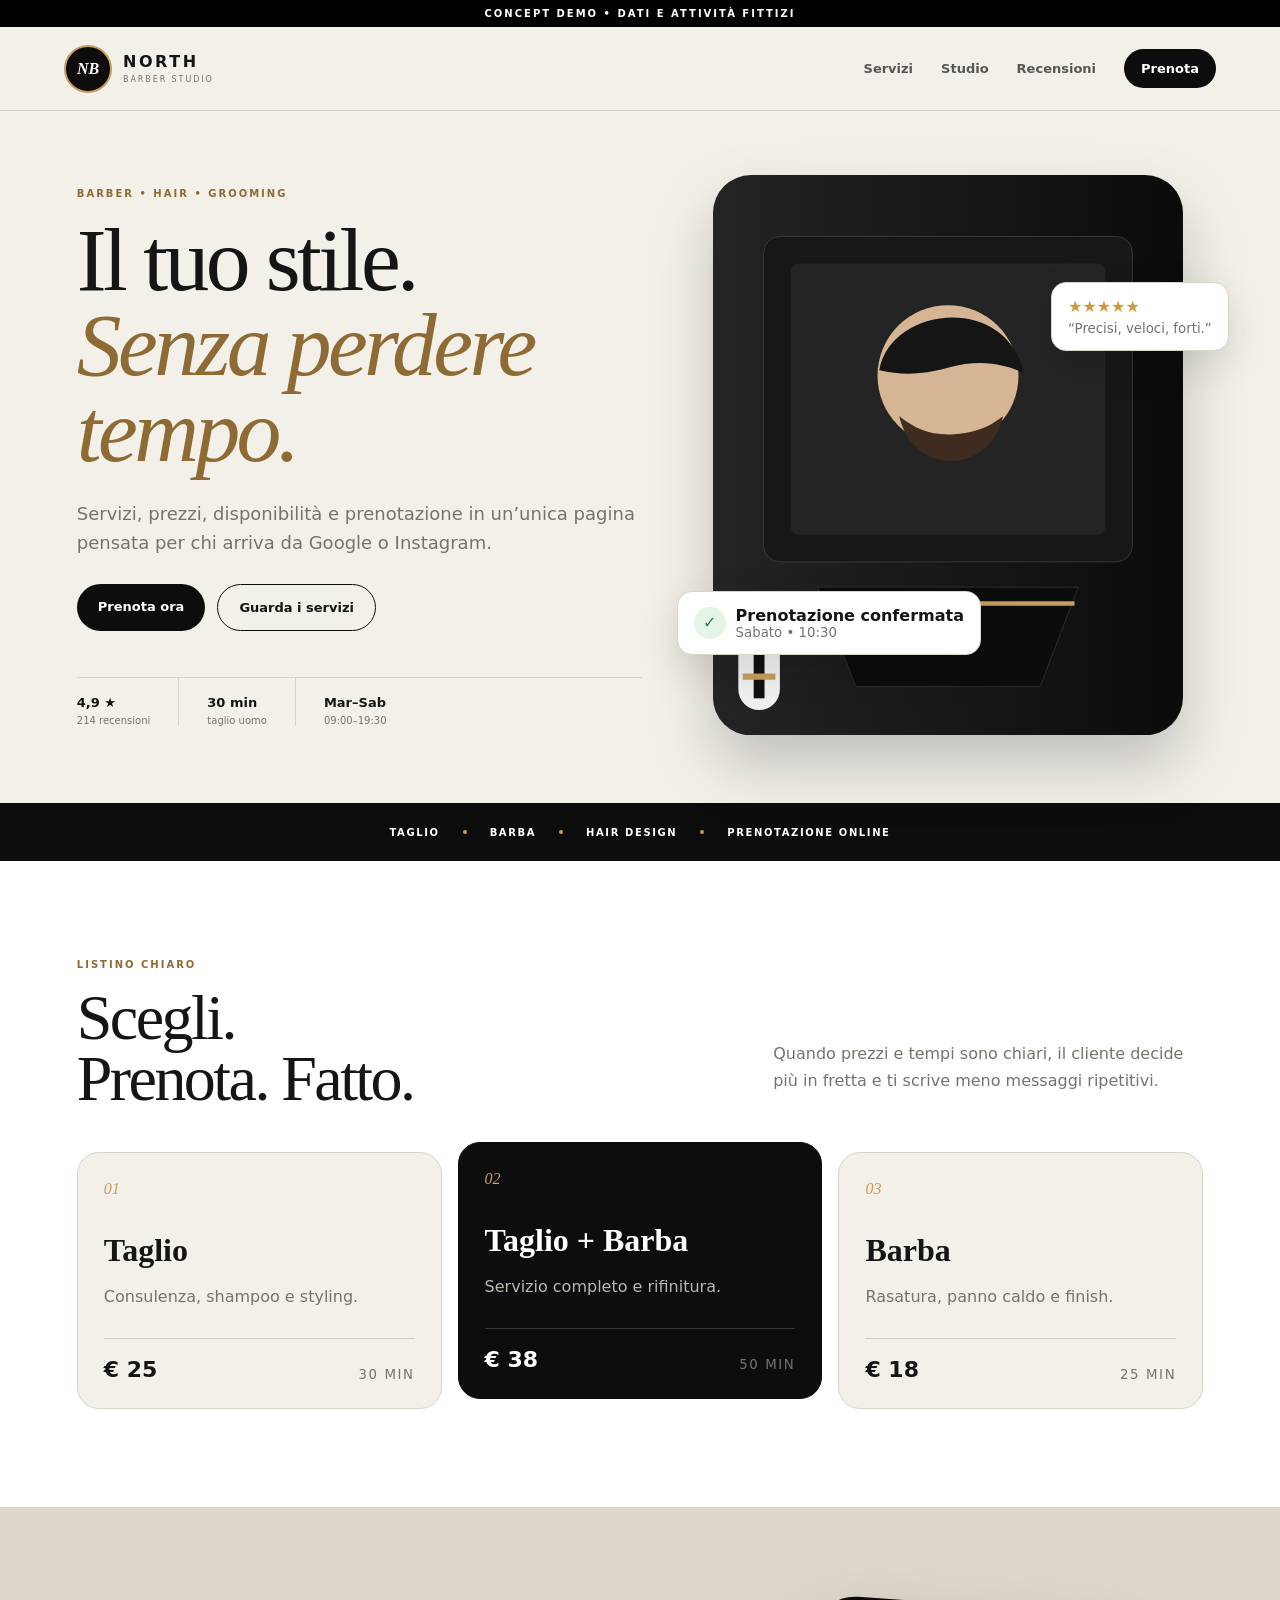
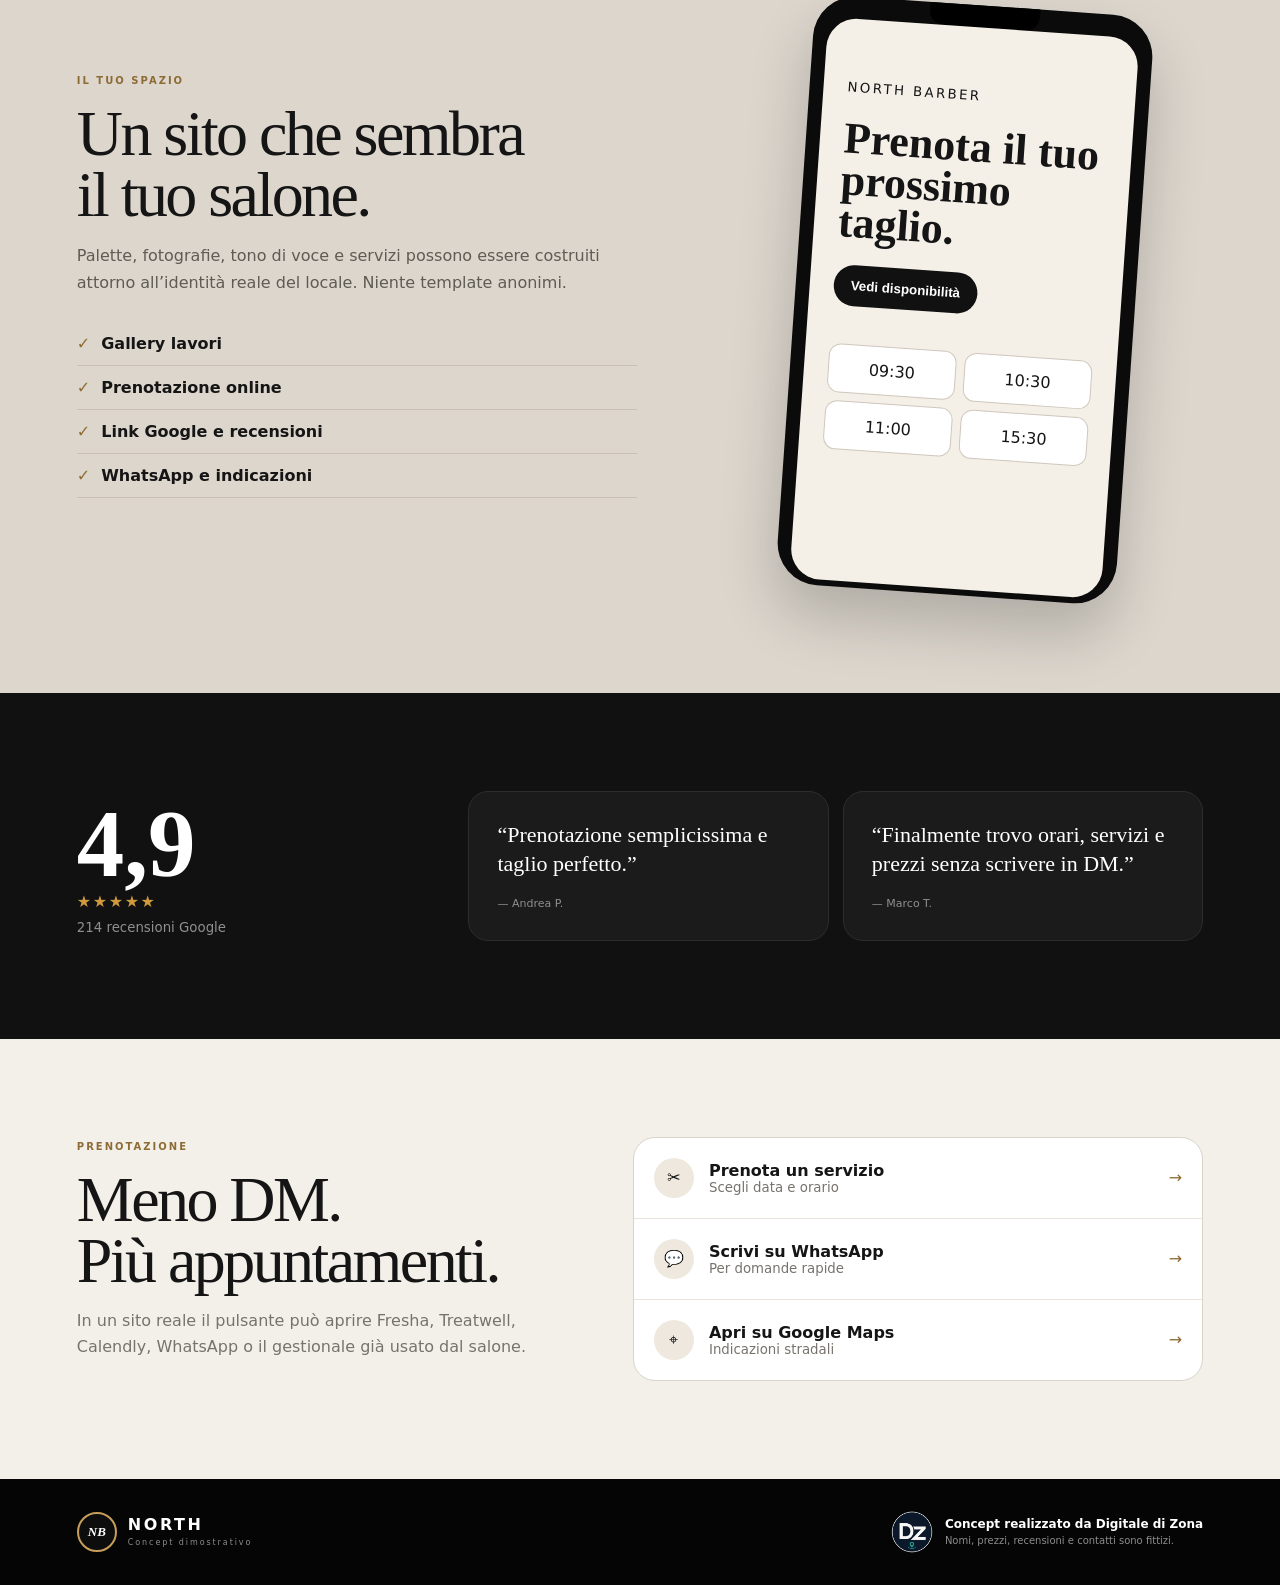
<file: demo/parrucchiere/index.html>
<!doctype html>
<html lang="it">
<head>
  <meta charset="utf-8" />
  <meta name="viewport" content="width=device-width, initial-scale=1" />
  <meta name="theme-color" content="#141414" />
  <meta name="description" content="North Barber — concept dimostrativo di sito per barber/parrucchiere realizzato da Digitale di Zona." />
  <title>North Barber — Concept Demo</title>
  <link rel="stylesheet" href="styles.css" />
</head>
<body>
  <div class="demo-strip">CONCEPT DEMO • DATI E ATTIVITÀ FITTIZI</div>
  <header class="header">
    <a class="brand" href="#top"><span class="monogram">NB</span><span><b>NORTH</b><small>BARBER STUDIO</small></span></a>
    <nav><a href="#servizi">Servizi</a><a href="#studio">Studio</a><a href="#recensioni">Recensioni</a><a class="cta" href="#prenota">Prenota</a></nav>
  </header>

  <main id="top">
    <section class="hero">
      <div class="copy">
        <p class="eyebrow">BARBER • HAIR • GROOMING</p>
        <h1>Il tuo stile.<br><span>Senza perdere tempo.</span></h1>
        <p class="lead">Servizi, prezzi, disponibilità e prenotazione in un’unica pagina pensata per chi arriva da Google o Instagram.</p>
        <div class="actions"><a class="btn primary" href="#prenota">Prenota ora</a><a class="btn ghost" href="#servizi">Guarda i servizi</a></div>
        <div class="metrics"><div><b>4,9 ★</b><span>214 recensioni</span></div><div><b>30 min</b><span>taglio uomo</span></div><div><b>Mar–Sab</b><span>09:00–19:30</span></div></div>
      </div>
      <div class="visual" aria-hidden="true">
        <div class="portrait">
          <svg viewBox="0 0 520 620" role="img" aria-label="Illustrazione barber shop">
            <defs><linearGradient id="bg" x1="0" x2="1"><stop stop-color="#242424"/><stop offset="1" stop-color="#0b0b0b"/></linearGradient></defs>
            <rect width="520" height="620" rx="42" fill="url(#bg)"/>
            <rect x="56" y="68" width="408" height="360" rx="18" fill="#171717" stroke="#3b3b3b"/>
            <rect x="86" y="98" width="348" height="300" rx="8" fill="#242424"/>
            <circle cx="260" cy="222" r="78" fill="#d6b594"/>
            <path d="M184 216c12-70 139-86 160 3-25-11-50-15-83-6-30 8-51 9-77 3Z" fill="#151515"/>
            <path d="M206 267c16 67 100 65 115 0-17 13-33 19-57 20-24 1-40-6-58-20Z" fill="#402b20"/>
            <path d="M116 456h288l-42 110H158Z" fill="#0c0c0c" stroke="#2f2f2f"/>
            <path d="M120 474h280" stroke="#c79d5a" stroke-width="5"/>
            <rect x="28" y="480" width="46" height="112" rx="23" fill="#f0f0f0"/>
            <path d="M51 493v86" stroke="#111" stroke-width="12"/><path d="M33 515h36M33 555h36" stroke="#c79d5a" stroke-width="7"/>
          </svg>
        </div>
        <div class="float booking"><span>✓</span><div><b>Prenotazione confermata</b><small>Sabato • 10:30</small></div></div>
        <div class="float review"><b>★★★★★</b><small>“Precisi, veloci, forti.”</small></div>
      </div>
    </section>

    <section class="marquee"><span>TAGLIO</span><i></i><span>BARBA</span><i></i><span>HAIR DESIGN</span><i></i><span>PRENOTAZIONE ONLINE</span></section>

    <section id="servizi" class="section services">
      <div class="heading"><div><p class="eyebrow">LISTINO CHIARO</p><h2>Scegli.<br>Prenota. Fatto.</h2></div><p>Quando prezzi e tempi sono chiari, il cliente decide più in fretta e ti scrive meno messaggi ripetitivi.</p></div>
      <div class="service-grid">
        <article><span>01</span><h3>Taglio</h3><p>Consulenza, shampoo e styling.</p><footer><b>€ 25</b><small>30 min</small></footer></article>
        <article class="featured"><span>02</span><h3>Taglio + Barba</h3><p>Servizio completo e rifinitura.</p><footer><b>€ 38</b><small>50 min</small></footer></article>
        <article><span>03</span><h3>Barba</h3><p>Rasatura, panno caldo e finish.</p><footer><b>€ 18</b><small>25 min</small></footer></article>
      </div>
    </section>

    <section id="studio" class="section studio">
      <div class="studio-card">
        <p class="eyebrow">IL TUO SPAZIO</p><h2>Un sito che sembra<br>il tuo salone.</h2><p>Palette, fotografie, tono di voce e servizi possono essere costruiti attorno all’identità reale del locale. Niente template anonimi.</p>
        <ul><li>Gallery lavori</li><li>Prenotazione online</li><li>Link Google e recensioni</li><li>WhatsApp e indicazioni</li></ul>
      </div>
      <div class="phone"><div class="phone-top"></div><div class="phone-screen"><small>NORTH BARBER</small><h3>Prenota il tuo<br>prossimo taglio.</h3><button>Vedi disponibilità</button><div class="slots"><span>09:30</span><span>10:30</span><span>11:00</span><span>15:30</span></div></div></div>
    </section>

    <section id="recensioni" class="section reviews">
      <div class="rating"><b>4,9</b><span>★★★★★</span><small>214 recensioni Google</small></div>
      <div class="quotes"><blockquote>“Prenotazione semplicissima e taglio perfetto.”<footer>— Andrea P.</footer></blockquote><blockquote>“Finalmente trovo orari, servizi e prezzi senza scrivere in DM.”<footer>— Marco T.</footer></blockquote></div>
    </section>

    <section id="prenota" class="section book">
      <div><p class="eyebrow">PRENOTAZIONE</p><h2>Meno DM.<br>Più appuntamenti.</h2><p>In un sito reale il pulsante può aprire Fresha, Treatwell, Calendly, WhatsApp o il gestionale già usato dal salone.</p></div>
      <div class="book-card"><a href="#" onclick="return false"><span>✂</span><div><b>Prenota un servizio</b><small>Scegli data e orario</small></div><i>→</i></a><a href="#" onclick="return false"><span>💬</span><div><b>Scrivi su WhatsApp</b><small>Per domande rapide</small></div><i>→</i></a><a href="#" onclick="return false"><span>⌖</span><div><b>Apri su Google Maps</b><small>Indicazioni stradali</small></div><i>→</i></a></div>
    </section>
  </main>

  <footer class="footer"><div class="brand"><span class="monogram small">NB</span><span><b>NORTH</b><small>Concept dimostrativo</small></span></div><div class="credit"><img src="assets/dz-logo.png" alt="Logo Digitale di Zona"><div><b>Concept realizzato da Digitale di Zona</b><small>Nomi, prezzi, recensioni e contatti sono fittizi.</small></div></div></footer>
</body>
</html>
</file>
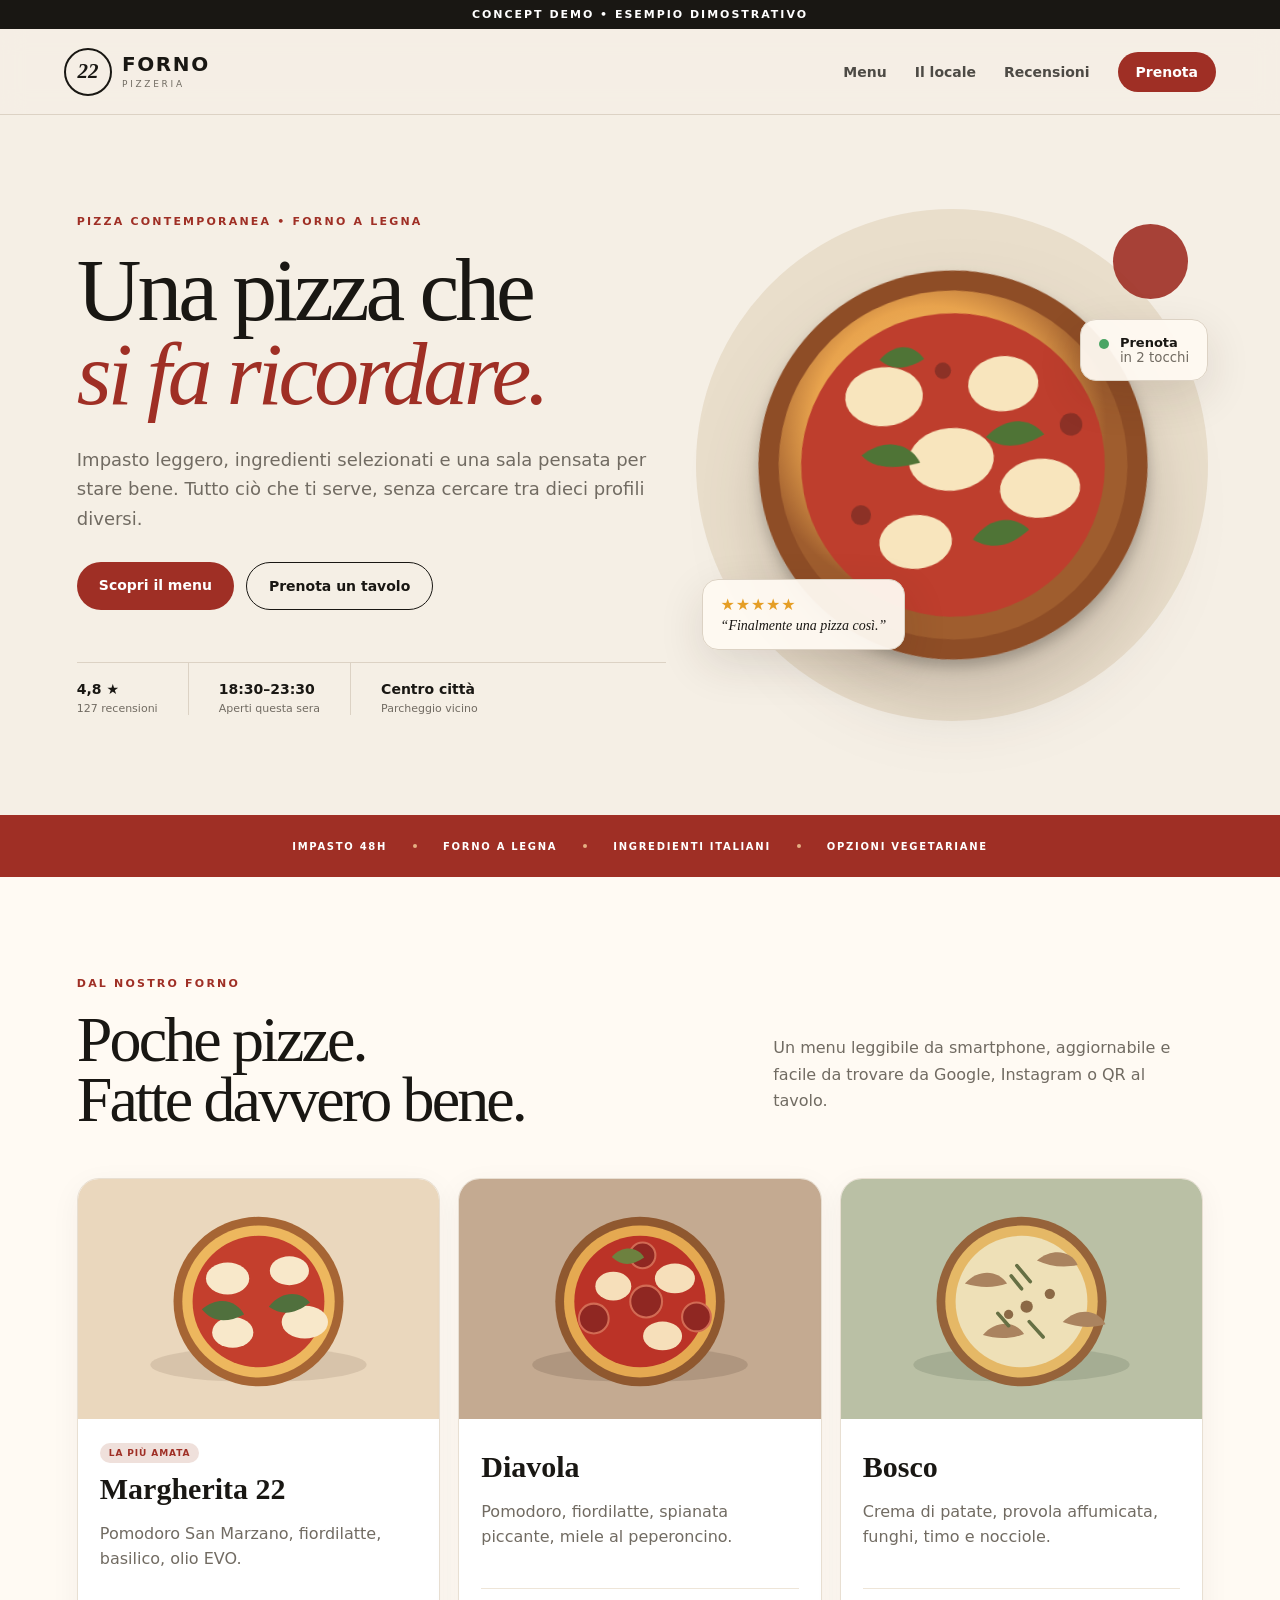
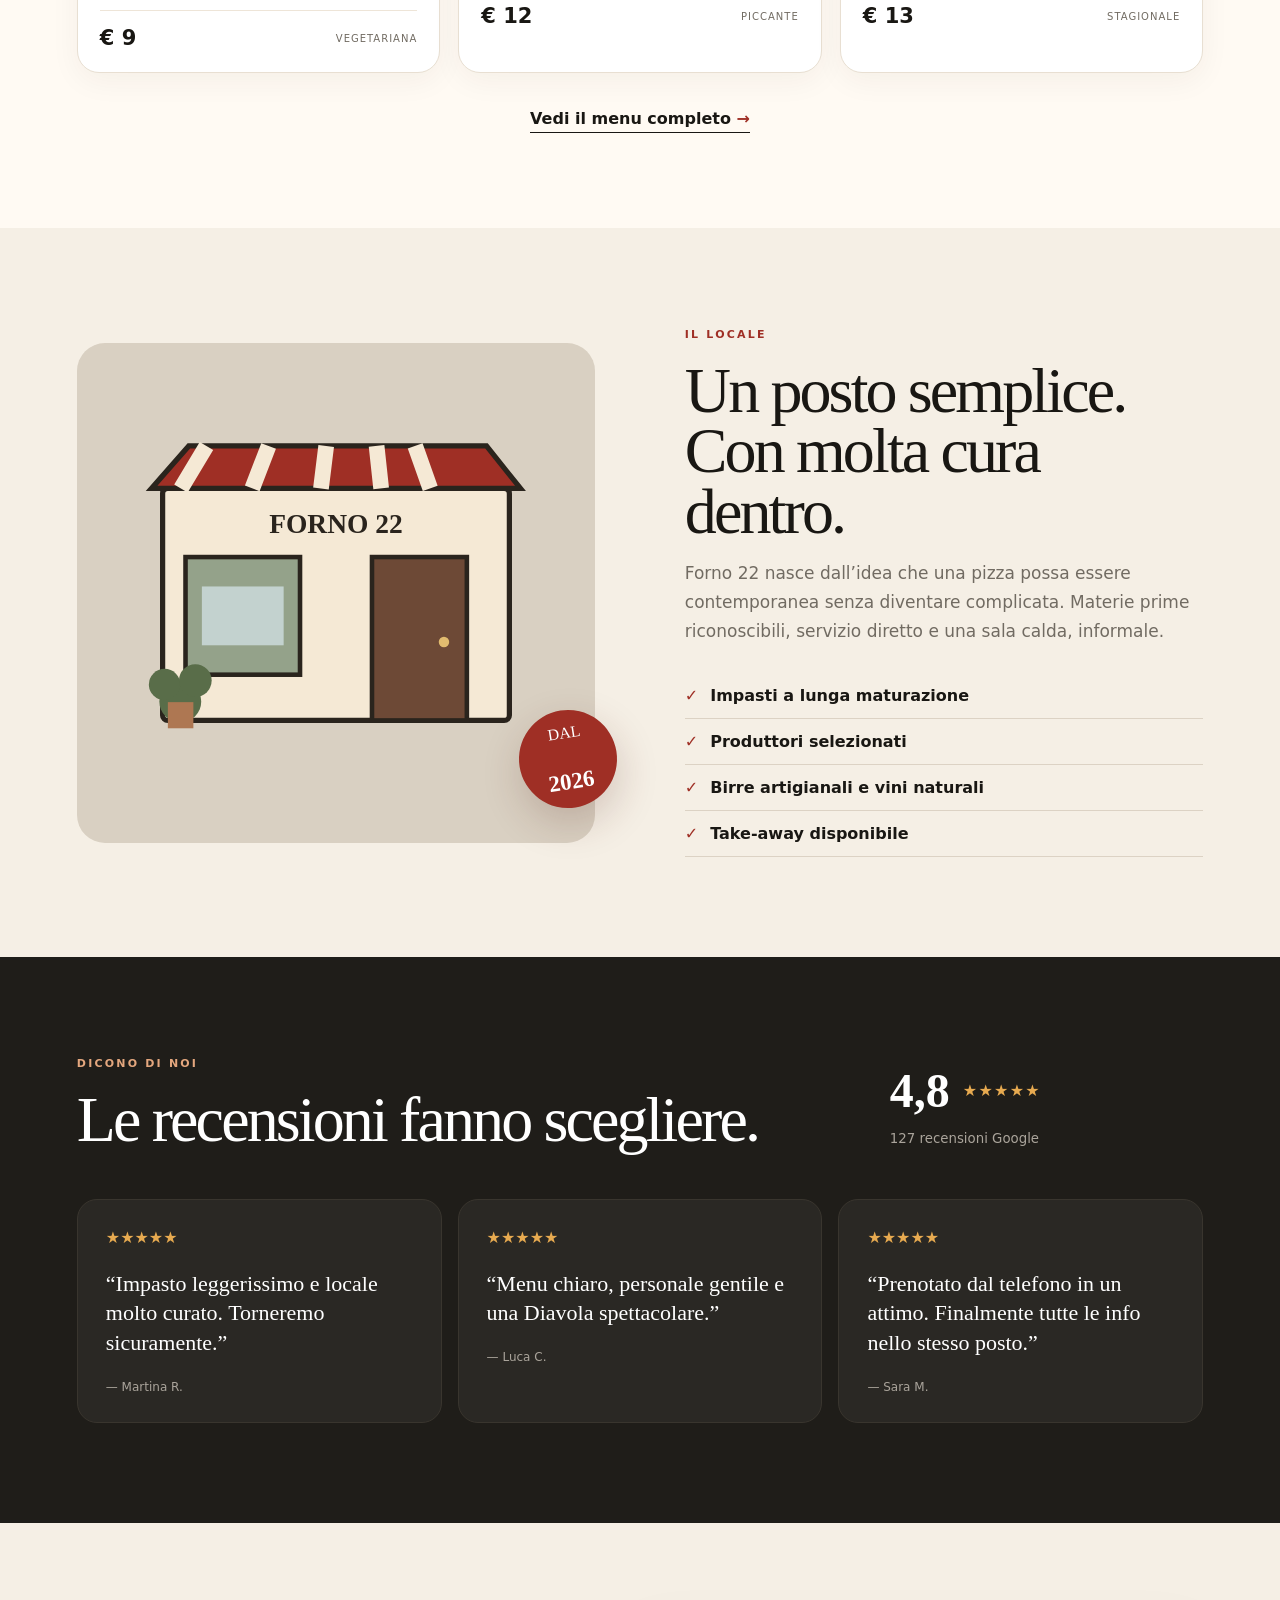
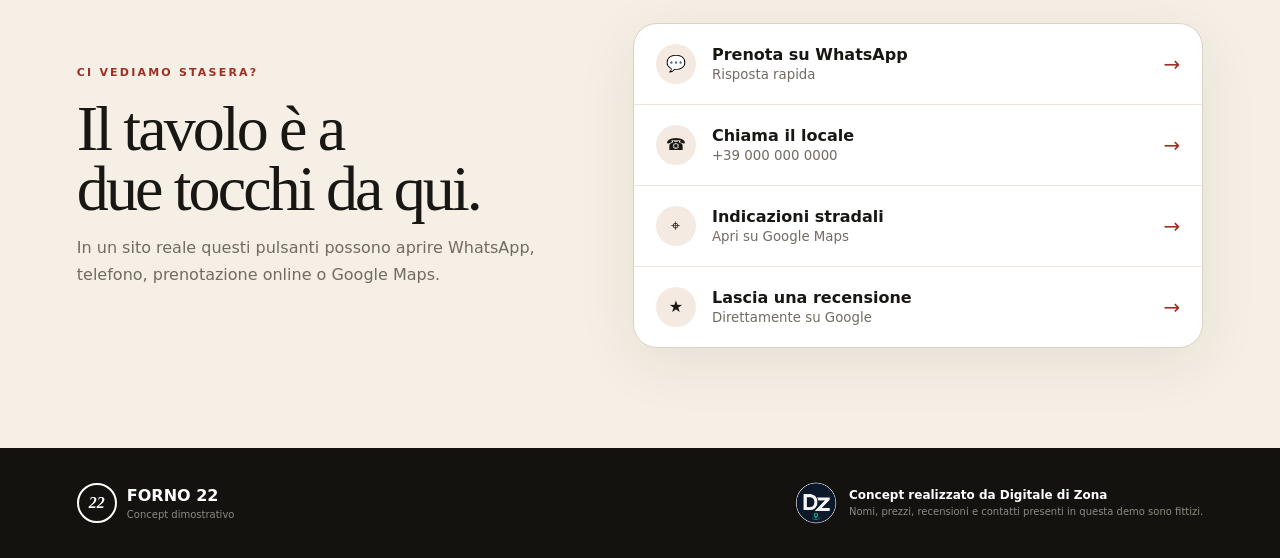
<file: demo/pizzeria/index.html>
<!doctype html>
<html lang="it">
<head>
  <meta charset="utf-8" />
  <meta name="viewport" content="width=device-width, initial-scale=1" />
  <meta name="theme-color" content="#9f2f25" />
  <meta name="description" content="Forno 22 — concept dimostrativo di sito web per pizzeria realizzato da Digitale di Zona." />
  <title>Forno 22 — Pizzeria • Concept Demo</title>
  <link rel="stylesheet" href="styles.css" />
</head>
<body>
  <div class="demo-strip">CONCEPT DEMO • ESEMPIO DIMOSTRATIVO</div>

  <header class="site-header">
    <a class="brand" href="#top" aria-label="Forno 22 home">
      <span class="brand-mark">22</span>
      <span><strong>FORNO</strong><small>PIZZERIA</small></span>
    </a>
    <nav aria-label="Navigazione principale">
      <a href="#menu">Menu</a>
      <a href="#storia">Il locale</a>
      <a href="#recensioni">Recensioni</a>
      <a class="nav-cta" href="#contatti">Prenota</a>
    </nav>
  </header>

  <main id="top">
    <section class="hero">
      <div class="hero-copy">
        <p class="eyebrow">PIZZA CONTEMPORANEA • FORNO A LEGNA</p>
        <h1>Una pizza che<br><em>si fa ricordare.</em></h1>
        <p class="lead">Impasto leggero, ingredienti selezionati e una sala pensata per stare bene. Tutto ciò che ti serve, senza cercare tra dieci profili diversi.</p>
        <div class="hero-actions">
          <a class="btn btn-primary" href="#menu">Scopri il menu</a>
          <a class="btn btn-secondary" href="#contatti">Prenota un tavolo</a>
        </div>
        <div class="quick-info" aria-label="Informazioni rapide">
          <div><b>4,8 ★</b><span>127 recensioni</span></div>
          <div><b>18:30–23:30</b><span>Aperti questa sera</span></div>
          <div><b>Centro città</b><span>Parcheggio vicino</span></div>
        </div>
      </div>
      <div class="hero-visual" aria-hidden="true">
        <div class="sun"></div>
        <img src="assets/pizza-hero.svg" alt="" />
        <div class="floating-card card-review"><strong>★★★★★</strong><span>“Finalmente una pizza così.”</span></div>
        <div class="floating-card card-action"><span class="dot"></span><b>Prenota</b><small>in 2 tocchi</small></div>
      </div>
    </section>

    <section class="trustbar">
      <span>Impasto 48h</span><i></i><span>Forno a legna</span><i></i><span>Ingredienti italiani</span><i></i><span>Opzioni vegetariane</span>
    </section>

    <section id="menu" class="section menu-section">
      <div class="section-heading">
        <div><p class="eyebrow">DAL NOSTRO FORNO</p><h2>Poche pizze.<br>Fatte davvero bene.</h2></div>
        <p>Un menu leggibile da smartphone, aggiornabile e facile da trovare da Google, Instagram o QR al tavolo.</p>
      </div>
      <div class="menu-grid">
        <article class="menu-card featured">
          <div class="menu-art"><img src="assets/pizza-margherita.svg" alt="Illustrazione pizza Margherita" /></div>
          <div class="menu-text"><span class="tag">La più amata</span><h3>Margherita 22</h3><p>Pomodoro San Marzano, fiordilatte, basilico, olio EVO.</p><div><strong>€ 9</strong><span>vegetariana</span></div></div>
        </article>
        <article class="menu-card">
          <div class="menu-art dark"><img src="assets/pizza-diavola.svg" alt="Illustrazione pizza Diavola" /></div>
          <div class="menu-text"><h3>Diavola</h3><p>Pomodoro, fiordilatte, spianata piccante, miele al peperoncino.</p><div><strong>€ 12</strong><span>piccante</span></div></div>
        </article>
        <article class="menu-card">
          <div class="menu-art olive"><img src="assets/pizza-bosco.svg" alt="Illustrazione pizza Bosco" /></div>
          <div class="menu-text"><h3>Bosco</h3><p>Crema di patate, provola affumicata, funghi, timo e nocciole.</p><div><strong>€ 13</strong><span>stagionale</span></div></div>
        </article>
      </div>
      <div class="center"><a class="text-link" href="#contatti">Vedi il menu completo <span>→</span></a></div>
    </section>

    <section id="storia" class="section split-section">
      <div class="story-visual">
        <img src="assets/locale.svg" alt="Illustrazione del locale Forno 22" />
        <div class="stamp">DAL<br><b>2026</b></div>
      </div>
      <div class="story-copy">
        <p class="eyebrow">IL LOCALE</p>
        <h2>Un posto semplice.<br>Con molta cura dentro.</h2>
        <p>Forno 22 nasce dall’idea che una pizza possa essere contemporanea senza diventare complicata. Materie prime riconoscibili, servizio diretto e una sala calda, informale.</p>
        <ul class="checks">
          <li>Impasti a lunga maturazione</li>
          <li>Produttori selezionati</li>
          <li>Birre artigianali e vini naturali</li>
          <li>Take-away disponibile</li>
        </ul>
      </div>
    </section>

    <section id="recensioni" class="section reviews-section">
      <div class="section-heading compact">
        <div><p class="eyebrow">DICONO DI NOI</p><h2>Le recensioni fanno scegliere.</h2></div>
        <div class="rating-big"><b>4,8</b><span>★★★★★</span><small>127 recensioni Google</small></div>
      </div>
      <div class="reviews-grid">
        <blockquote><div>★★★★★</div><p>“Impasto leggerissimo e locale molto curato. Torneremo sicuramente.”</p><footer>— Martina R.</footer></blockquote>
        <blockquote><div>★★★★★</div><p>“Menu chiaro, personale gentile e una Diavola spettacolare.”</p><footer>— Luca C.</footer></blockquote>
        <blockquote><div>★★★★★</div><p>“Prenotato dal telefono in un attimo. Finalmente tutte le info nello stesso posto.”</p><footer>— Sara M.</footer></blockquote>
      </div>
    </section>

    <section id="contatti" class="section contact-section">
      <div class="contact-copy">
        <p class="eyebrow">CI VEDIAMO STASERA?</p>
        <h2>Il tavolo è a<br>due tocchi da qui.</h2>
        <p>In un sito reale questi pulsanti possono aprire WhatsApp, telefono, prenotazione online o Google Maps.</p>
      </div>
      <div class="contact-card">
        <a href="#" onclick="return false"><span>💬</span><div><b>Prenota su WhatsApp</b><small>Risposta rapida</small></div><i>→</i></a>
        <a href="#" onclick="return false"><span>☎</span><div><b>Chiama il locale</b><small>+39 000 000 0000</small></div><i>→</i></a>
        <a href="#" onclick="return false"><span>⌖</span><div><b>Indicazioni stradali</b><small>Apri su Google Maps</small></div><i>→</i></a>
        <a href="#" onclick="return false"><span>★</span><div><b>Lascia una recensione</b><small>Direttamente su Google</small></div><i>→</i></a>
      </div>
    </section>
  </main>

  <footer class="site-footer">
    <div class="footer-brand"><span class="brand-mark small">22</span><div><b>FORNO 22</b><small>Concept dimostrativo</small></div></div>
    <div class="demo-credit">
      <img src="assets/dz-logo.png" alt="Logo Digitale di Zona" />
      <div><b>Concept realizzato da Digitale di Zona</b><small>Nomi, prezzi, recensioni e contatti presenti in questa demo sono fittizi.</small></div>
    </div>
  </footer>
</body>
</html>
</file>
<file: styles.css>
:root {
  --navy: #07192f;
  --navy-2: #0b2745;
  --teal: #12a9a0;
  --teal-dark: #0a8a84;
  --ink: #0c1c33;
  --muted: #5f6c7c;
  --line: #dfe7ee;
  --soft: #f4f8fb;
  --white: #ffffff;
  --shadow: 0 18px 45px rgba(7, 25, 47, .10);
  --radius: 22px;
}

* { box-sizing: border-box; }
html { scroll-behavior: smooth; }
body {
  margin: 0;
  font-family: Inter, ui-sans-serif, system-ui, -apple-system, BlinkMacSystemFont, "Segoe UI", sans-serif;
  color: var(--ink);
  background: #fff;
  line-height: 1.55;
}
a { color: inherit; text-decoration: none; }
img { max-width: 100%; display: block; }

.site-header {
  position: sticky;
  top: 0;
  z-index: 20;
  display: flex;
  justify-content: space-between;
  align-items: center;
  gap: 24px;
  padding: 14px clamp(20px, 5vw, 72px);
  background: rgba(255,255,255,.92);
  backdrop-filter: blur(16px);
  border-bottom: 1px solid rgba(7,25,47,.08);
}
.brand { display: inline-flex; align-items: center; gap: 12px; }
.brand img { width: 48px; height: 48px; border-radius: 50%; }
.brand span { display: grid; line-height: 1.15; }
.brand strong { font-size: 1rem; }
.brand small { color: var(--muted); margin-top: 4px; }
.nav { display: flex; align-items: center; gap: 24px; font-weight: 700; font-size: .95rem; }
.nav a:not(.nav-cta):hover { color: var(--teal-dark); }
.nav-cta { background: var(--navy); color: white; padding: 11px 16px; border-radius: 999px; }

.section-shell { width: min(1160px, calc(100% - 40px)); margin: 0 auto; }
.hero {
  min-height: 76vh;
  display: grid;
  grid-template-columns: 1.15fr .85fr;
  gap: clamp(36px, 6vw, 84px);
  align-items: center;
  padding-top: clamp(64px, 9vw, 120px);
  padding-bottom: clamp(64px, 9vw, 120px);
}
.eyebrow, .kicker { color: var(--teal-dark); font-weight: 900; letter-spacing: .08em; text-transform: uppercase; font-size: .82rem; }
h1, h2, h3 { margin: 0; line-height: 1.05; letter-spacing: -.035em; }
h1 { font-size: clamp(3.3rem, 7vw, 6.6rem); max-width: 830px; }
h1 span { color: var(--teal-dark); }
.hero-lead { font-size: clamp(1.15rem, 2vw, 1.45rem); color: #334258; max-width: 700px; margin: 28px 0 12px; }
.human-line { font-size: 1.08rem; margin: 0 0 28px; }
.hero-actions { display: flex; flex-wrap: wrap; gap: 12px; }
.btn { display: inline-flex; justify-content: center; align-items: center; min-height: 50px; padding: 0 20px; border-radius: 14px; font-weight: 900; transition: transform .2s ease, box-shadow .2s ease; }
.btn:hover { transform: translateY(-2px); }
.btn-primary { background: var(--teal); color: #032f2c; box-shadow: 0 10px 24px rgba(18,169,160,.22); }
.btn-secondary { border: 1px solid var(--line); background: white; }
.btn-light { background: white; color: var(--navy); }
.microcopy { margin-top: 18px; color: var(--muted); font-size: .95rem; }
.hero-card {
  background: linear-gradient(145deg, var(--navy), #0b3154);
  color: white;
  border-radius: 30px;
  padding: clamp(28px, 4vw, 48px);
  box-shadow: 0 30px 70px rgba(7,25,47,.25);
  position: relative;
  overflow: hidden;
}
.hero-card::after { content: ""; position: absolute; width: 220px; height: 220px; border-radius: 50%; background: rgba(18,169,160,.18); right: -90px; bottom: -80px; }
.hero-logo { width: 92px; border-radius: 50%; margin-bottom: 34px; }
.hero-card h2 { font-size: clamp(2rem, 4vw, 3.5rem); max-width: 500px; }
.hero-card > p { color: #bdece8; font-weight: 800; font-size: 1.4rem; margin: 12px 0 30px; }
.mini-list { display: grid; gap: 12px; position: relative; z-index: 1; }
.mini-list span { border-top: 1px solid rgba(255,255,255,.15); padding-top: 12px; font-weight: 750; }

.problems, .services, .about, .final-cta { padding: clamp(72px, 9vw, 120px) 0; }
.problems { border-top: 1px solid var(--line); }
.section-heading { max-width: 760px; margin-bottom: 40px; }
.section-heading h2, .about h2, .final-cta h2 { font-size: clamp(2.4rem, 4.8vw, 4.5rem); margin-top: 10px; }
.section-heading p { color: var(--muted); font-size: 1.12rem; }
.problem-grid, .service-grid { display: grid; grid-template-columns: repeat(2, 1fr); gap: 18px; }
.problem-grid article, .service-card { padding: 28px; border: 1px solid var(--line); border-radius: var(--radius); background: white; }
.problem-grid b { font-size: 1.15rem; }
.problem-grid p, .service-card p { margin-bottom: 0; color: var(--muted); }
.services { background: var(--soft); width: 100%; max-width: none; padding-left: max(20px, calc((100vw - 1160px)/2)); padding-right: max(20px, calc((100vw - 1160px)/2)); }
.services .section-heading { margin-left: 0; }
.service-grid { grid-template-columns: repeat(3, 1fr); }
.service-card { box-shadow: 0 8px 28px rgba(7,25,47,.04); }
.service-card .icon { font-size: 1.6rem; margin-bottom: 32px; }
.service-card h3 { font-size: 1.35rem; }
.service-card.featured { background: var(--navy); color: white; border-color: var(--navy); }
.service-card.featured p { color: #c8d6e4; }

.audit { padding: clamp(72px, 9vw, 120px) 0; }
.audit-panel { background: linear-gradient(135deg, var(--navy), var(--navy-2)); color: white; padding: clamp(30px, 6vw, 64px); border-radius: 30px; box-shadow: var(--shadow); }
.kicker.light { color: #7de0d9; }
.audit-panel h2 { font-size: clamp(2.5rem, 5vw, 4.7rem); margin: 10px 0 18px; max-width: 850px; }
.audit-panel > div > p { max-width: 760px; color: #ced9e5; font-size: 1.12rem; }
.steps { list-style: none; padding: 0; margin: 38px 0; display: grid; grid-template-columns: repeat(2, 1fr); gap: 14px; }
.steps li { display: flex; gap: 15px; padding: 20px; border-radius: 18px; background: rgba(255,255,255,.075); }
.steps li > span { flex: 0 0 38px; width: 38px; height: 38px; display: grid; place-items: center; border-radius: 50%; background: var(--teal); color: #04312f; font-weight: 950; }
.steps b { font-size: 1.05rem; }
.steps p { margin: 5px 0 0; color: #c6d4e2; }

.about { display: grid; grid-template-columns: 1.1fr .9fr; gap: clamp(30px, 6vw, 80px); align-items: center; }
.about-copy p { font-size: 1.1rem; color: #46566a; }
.quote-card { background: #f3fbfa; border: 1px solid #cfecea; padding: 36px; border-radius: 24px; }
.quote-card blockquote { margin: 0 0 22px; font-size: clamp(1.7rem, 3vw, 2.6rem); font-weight: 900; line-height: 1.15; letter-spacing: -.03em; }
.quote-card span { color: var(--teal-dark); font-weight: 800; }
.final-cta { display: flex; justify-content: space-between; gap: 30px; align-items: center; border-top: 1px solid var(--line); }
.final-cta h2 { max-width: 800px; }
.final-cta p { color: var(--muted); }

.footer { background: #051323; color: white; padding: 32px max(20px, calc((100vw - 1160px)/2)); }
.footer-inner { display: flex; justify-content: space-between; align-items: center; gap: 20px; }
.footer .brand small { color: #9dafc1; }
.footer-links { display: flex; gap: 10px; flex-wrap: wrap; color: #b5c3d1; }
.footer-links a { color: white; font-weight: 800; }

@media (max-width: 900px) {
  .nav a:not(.nav-cta) { display: none; }
  .hero, .about { grid-template-columns: 1fr; }
  .hero { min-height: auto; }
  .hero-card { max-width: 700px; }
  .service-grid { grid-template-columns: repeat(2, 1fr); }
  .final-cta { align-items: flex-start; flex-direction: column; }
}
@media (max-width: 620px) {
  .site-header { padding: 11px 16px; }
  .brand img { width: 42px; height: 42px; }
  .brand small { display: none; }
  .nav-cta { padding: 10px 14px; }
  .section-shell { width: min(100% - 28px, 1160px); }
  .hero { padding-top: 54px; }
  h1 { font-size: clamp(3rem, 15vw, 4.5rem); }
  .hero-actions .btn { width: 100%; }
  .problem-grid, .service-grid, .steps { grid-template-columns: 1fr; }
  .services { padding-left: 14px; padding-right: 14px; }
  .footer-inner { align-items: flex-start; flex-direction: column; }
}
</file>
<file: demo/arredamento/styles.css>
:root{--paper:#f2f0eb;--ink:#24231f;--stone:#d8d1c4;--brown:#8b7764;--olive:#6f8064;--muted:#706d65;--line:#d2cec5;--white:#fff;--serif:Georgia,'Times New Roman',serif;--sans:Inter,ui-sans-serif,system-ui,-apple-system,BlinkMacSystemFont,'Segoe UI',sans-serif}*{box-sizing:border-box}html{scroll-behavior:smooth}body{margin:0;background:var(--paper);color:var(--ink);font-family:var(--sans)}a{color:inherit;text-decoration:none}.demo-strip{background:#24231f;color:#fff;text-align:center;padding:8px 14px;font-size:10px;letter-spacing:.2em;font-weight:850}.header{height:84px;display:flex;align-items:center;justify-content:space-between;padding:0 clamp(20px,5vw,72px);position:sticky;top:0;z-index:20;background:rgba(242,240,235,.94);border-bottom:1px solid var(--line);backdrop-filter:blur(12px)}.brand{display:flex;align-items:center;gap:11px}.mark{width:48px;height:48px;border:1px solid var(--ink);display:grid;place-items:center;font-family:var(--serif);font-style:italic;font-size:24px}.mark.small{width:40px;height:40px;font-size:18px}.brand>span:last-child{display:flex;flex-direction:column;line-height:1}.brand b{letter-spacing:.18em}.brand small{font-size:8px;letter-spacing:.2em;color:var(--muted);margin-top:6px}nav{display:flex;gap:26px;align-items:center;font-size:13px;font-weight:750}nav a{opacity:.68}.cta{opacity:1;background:var(--ink);color:#fff;padding:12px 18px}.hero{min-height:690px;display:grid;grid-template-columns:1fr 1fr;gap:45px;align-items:center;padding:68px clamp(20px,6vw,90px)}.eyebrow{font-size:10px;letter-spacing:.2em;font-weight:900;color:var(--olive);margin:0 0 18px}.hero h1,.section h2{font-family:var(--serif);font-weight:500;letter-spacing:-.045em;line-height:.95;margin:0}.hero h1{font-size:clamp(58px,7vw,101px)}.hero h1 em{color:var(--brown);font-weight:500}.lead{font-size:18px;line-height:1.65;color:var(--muted);max-width:630px;margin:26px 0}.actions{display:flex;gap:12px;flex-wrap:wrap}.btn{padding:15px 21px;font-size:13px;font-weight:850}.primary{background:var(--ink);color:#fff}.ghost{border:1px solid var(--ink)}.facts{display:flex;border-top:1px solid var(--line);margin-top:46px;max-width:650px}.facts div{display:flex;flex-direction:column;padding:17px 28px 0 0;margin-right:28px;border-right:1px solid var(--line)}.facts div:last-child{border-right:0}.facts b{font-size:13px}.facts span{font-size:10px;color:var(--muted);margin-top:5px}.hero-room{position:relative}.hero-room svg{width:100%;filter:drop-shadow(0 25px 30px rgba(70,55,40,.12))}.float{position:absolute;background:#fff;border:1px solid var(--line);box-shadow:0 15px 40px rgba(60,50,40,.11);padding:15px 18px;display:flex;flex-direction:column}.project{left:-5%;bottom:12%}.project small{letter-spacing:.13em;font-size:8px;color:var(--olive)}.project span{color:var(--muted);font-size:11px;margin-top:3px}.section{padding:100px clamp(20px,6vw,90px)}.section h2{font-size:clamp(46px,5vw,72px)}.projects{background:#fff}.heading{display:flex;align-items:end;justify-content:space-between;gap:42px;margin-bottom:42px}.heading>p{max-width:440px;color:var(--muted);line-height:1.65}.project-grid{display:grid;grid-template-columns:1.3fr .7fr;grid-template-rows:1fr 1fr;gap:16px}.project-grid article{border:1px solid var(--line);background:#f8f6f1;overflow:hidden}.project-grid .large{grid-row:1/3}.scene{min-height:260px}.large .scene{height:560px}.scene1{background:linear-gradient(135deg,#e8e1d5 0 50%,#a18f78 50% 58%,#d2c5b2 58%)}.scene1:after{content:'';display:block;width:55%;height:45%;background:#85715f;transform:translate(20%,75%);box-shadow:150px -110px 0 #f4efe8}.scene2{background:linear-gradient(90deg,#cbbbaa 0 40%,#eee9e1 40%)}.scene2:after{content:'';display:block;width:58%;height:44%;background:#8f7d6c;transform:translate(50%,90%)}.scene3{background:linear-gradient(145deg,#d8d1c4,#f0ede7)}.scene3:after{content:'';display:block;width:65%;height:18px;background:#6f8064;transform:translate(25%,950%);box-shadow:0 -85px 0 15px #9f9587}.project-grid footer{display:flex;justify-content:space-between;align-items:end;padding:18px 20px}.project-grid footer small{letter-spacing:.13em;color:var(--olive);font-weight:850}.project-grid h3{font-family:var(--serif);font-size:27px;margin:4px 0 0}.project-grid footer>span{color:var(--muted);font-size:11px}.services{display:grid;grid-template-columns:.9fr 1.1fr;gap:7vw;align-items:center}.services-copy>p:not(.eyebrow){color:var(--muted);line-height:1.7}.steps div{display:grid;grid-template-columns:70px 1fr;gap:18px;padding:18px 0;border-bottom:1px solid var(--line)}.steps b{font-family:var(--serif);font-style:italic;font-size:27px;color:var(--brown)}.steps span{display:flex;flex-direction:column}.steps strong{font-size:17px}.steps small{color:var(--muted);margin-top:5px}.showroom{background:#d8d1c4;display:grid;grid-template-columns:1.15fr .85fr;gap:7vw;align-items:center}.map-card{background:#f5f2ec;border:1px solid #c8c0b4}.map{height:330px;background:#e7e2d9;position:relative;overflow:hidden}.map svg{width:100%;height:100%}.pin{position:absolute;left:53%;top:43%;font-size:55px;color:var(--brown);z-index:2}.map-info{padding:23px}.map-info small{letter-spacing:.16em;color:var(--olive);font-weight:850}.map-info h3{font-family:var(--serif);font-size:34px;margin:5px 0}.map-info p,.showroom-copy>p:not(.eyebrow){color:var(--muted);line-height:1.65}.text-link{display:inline-block;margin-top:14px;border-bottom:1px solid var(--ink);padding-bottom:4px;font-weight:850}.contact{display:grid;grid-template-columns:.9fr 1.1fr;gap:7vw;align-items:center}.contact>div>p:not(.eyebrow){color:var(--muted);line-height:1.65}.contact-card{border:1px solid var(--line);background:#fff;overflow:hidden}.contact-card a{display:grid;grid-template-columns:42px 1fr auto;gap:12px;align-items:center;padding:21px;border-bottom:1px solid #ece7df}.contact-card a:last-child{border-bottom:0}.contact-card>a>span{width:40px;height:40px;background:#ebe6dd;display:grid;place-items:center}.contact-card div{display:flex;flex-direction:column}.contact-card small{color:var(--muted)}.contact-card i{font-style:normal;color:var(--olive)}.footer{background:#1d1d1a;color:#fff;display:flex;justify-content:space-between;align-items:center;gap:30px;padding:32px clamp(20px,6vw,90px)}.credit{display:flex;gap:12px;align-items:center}.credit img{width:42px;height:42px;border-radius:50%}.credit div{display:flex;flex-direction:column}.credit b{font-size:12px}.footer small,.credit small{color:#9d9a91;font-size:10px;margin-top:4px}
@media(max-width:900px){nav a:not(.cta){display:none}.hero{grid-template-columns:1fr}.project-grid{grid-template-columns:1fr;grid-template-rows:auto}.project-grid .large{grid-row:auto}.large .scene{height:420px}.services,.showroom,.contact{grid-template-columns:1fr}.heading{align-items:start;flex-direction:column}.footer{flex-direction:column;align-items:flex-start}}
@media(max-width:560px){.header{height:70px}.mark{width:40px;height:40px}.brand b{font-size:13px}.brand small{font-size:7px}.hero{padding:50px 20px}.hero h1{font-size:52px}.lead{font-size:16px}.facts{display:grid;grid-template-columns:1fr 1fr}.facts div{border:0;margin:0}.facts div:last-child{grid-column:1/3}.float.project{left:0;bottom:7%}.section{padding:70px 20px}.section h2{font-size:44px}.scene{min-height:220px}.large .scene{height:350px}.map{height:260px}.footer{padding:28px 20px}}
</file>
<file: demo/estetica/styles.css>
:root{--paper:#f6f0ec;--cream:#fffaf7;--ink:#342d2a;--rose:#a56f67;--rose2:#c98f83;--muted:#7c716c;--line:#ded1cb;--white:#fff;--serif:Georgia,'Times New Roman',serif;--sans:Inter,ui-sans-serif,system-ui,-apple-system,BlinkMacSystemFont,'Segoe UI',sans-serif}*{box-sizing:border-box}html{scroll-behavior:smooth}body{margin:0;background:var(--paper);color:var(--ink);font-family:var(--sans)}a{color:inherit;text-decoration:none}.demo-strip{background:#332a27;color:#fff;padding:8px 15px;text-align:center;letter-spacing:.18em;font-size:10px;font-weight:850}.header{height:84px;display:flex;align-items:center;justify-content:space-between;padding:0 clamp(20px,5vw,72px);position:sticky;top:0;z-index:20;background:rgba(246,240,236,.94);border-bottom:1px solid var(--line);backdrop-filter:blur(12px)}.brand{display:flex;align-items:center;gap:11px}.mark{width:48px;height:48px;border-radius:50%;border:1px solid var(--ink);display:grid;place-items:center;font-family:var(--serif);font-style:italic;font-size:24px}.mark.small{width:40px;height:40px;font-size:18px}.brand>span:last-child{display:flex;flex-direction:column;line-height:1}.brand b{letter-spacing:.17em}.brand small{font-size:8px;letter-spacing:.22em;color:var(--muted);margin-top:6px}nav{display:flex;align-items:center;gap:27px;font-size:13px;font-weight:750}nav a{opacity:.68}.cta{opacity:1;background:var(--rose);color:#fff;padding:12px 18px;border-radius:999px}.hero{min-height:680px;padding:70px clamp(20px,6vw,90px);display:grid;grid-template-columns:1fr 1fr;gap:40px;align-items:center}.eyebrow{font-size:10px;letter-spacing:.2em;font-weight:900;color:var(--rose);margin:0 0 18px}.hero h1,.section h2{font-family:var(--serif);font-weight:500;line-height:.95;letter-spacing:-.04em;margin:0}.hero h1{font-size:clamp(58px,7vw,100px)}.hero h1 em{color:var(--rose);font-weight:500}.lead{max-width:620px;color:var(--muted);font-size:18px;line-height:1.65;margin:27px 0}.actions{display:flex;gap:12px;flex-wrap:wrap}.btn{padding:15px 21px;border-radius:999px;font-weight:850;font-size:13px}.primary{background:var(--rose);color:#fff}.ghost{border:1px solid var(--ink)}.badges{display:flex;gap:20px;flex-wrap:wrap;margin-top:46px;padding-top:18px;border-top:1px solid var(--line);color:#665b56;font-size:11px;font-weight:750}.hero-art{position:relative;min-height:560px;display:grid;place-items:center}.hero-art svg{width:min(46vw,600px);filter:drop-shadow(0 30px 35px rgba(92,55,48,.12))}.float{position:absolute;background:#fff;border:1px solid var(--line);border-radius:16px;box-shadow:0 18px 40px rgba(70,45,39,.1);padding:14px 17px;display:flex;flex-direction:column}.rating{left:0;bottom:15%}.rating b{color:#c88d4d}.slot{right:0;top:18%}.float small,.float span{color:var(--muted);font-size:11px}.section{padding:100px clamp(20px,6vw,90px)}.section h2{font-size:clamp(46px,5vw,72px)}.treatments{background:var(--cream)}.heading{display:flex;align-items:end;justify-content:space-between;gap:40px;margin-bottom:42px}.heading>p{max-width:440px;color:var(--muted);line-height:1.65}.cards{display:grid;grid-template-columns:repeat(3,1fr);gap:16px}.cards article{background:#fff;border:1px solid var(--line);border-radius:24px;padding:27px}.cards .feature{background:#b87f75;color:#fff;border-color:#b87f75;transform:translateY(-10px)}.cards article>span{font-family:var(--serif);font-style:italic;color:var(--rose)}.cards .feature>span{color:#f9ded8}.cards h3{font-family:var(--serif);font-size:32px;margin:34px 0 7px}.cards p{color:var(--muted);line-height:1.55}.cards .feature p{color:#f2d9d4}.cards footer{display:flex;justify-content:space-between;align-items:end;border-top:1px solid rgba(150,120,110,.25);padding-top:18px;margin-top:28px}.cards footer b{font-size:21px}.cards footer small{font-size:10px;text-transform:uppercase;letter-spacing:.12em;color:var(--muted)}.cards .feature footer small{color:#f2d9d4}.method{display:grid;grid-template-columns:1fr 1fr;gap:7vw;align-items:center}.method-art{height:500px;border-radius:30px;overflow:hidden;display:grid;grid-template-columns:1fr 1fr;background:#e1d0c8}.before,.after{display:flex;align-items:end;padding:24px;position:relative}.before{background:linear-gradient(155deg,#d8b5a5,#f3dfd6)}.after{background:linear-gradient(155deg,#c98b7f,#edd1c7)}.before:before,.after:before{content:'';position:absolute;width:130px;height:250px;border-radius:70px 70px 48px 48px;left:50%;top:90px;transform:translateX(-50%);background:#e6b9a7;box-shadow:inset 0 -55px 0 rgba(255,255,255,.1)}.after:before{background:#e7b5a2;filter:saturate(1.05) contrast(1.03)}.before span,.after span{position:relative;background:#fff;padding:8px 11px;border-radius:999px;font-size:9px;letter-spacing:.15em;font-weight:900}.method-copy>p:not(.eyebrow){color:var(--muted);line-height:1.7}.points{margin-top:28px}.points div{display:flex;gap:16px;padding:14px 0;border-bottom:1px solid var(--line);font-weight:750}.points b{color:var(--rose);font-family:var(--serif);font-style:italic}.reviews{background:#342d2a;color:#fff}.reviews-head{display:flex;align-items:end;justify-content:space-between;gap:30px;margin-bottom:40px}.score{display:flex;flex-direction:column;align-items:flex-end}.score b{font-family:var(--serif);font-size:72px;line-height:1}.score span{color:#dba65a}.score small{color:#bdb1ab;margin-top:7px}.quote-grid{display:grid;grid-template-columns:repeat(3,1fr);gap:14px}.quote-grid blockquote{margin:0;background:#403734;border:1px solid #524844;border-radius:20px;padding:28px;font-family:var(--serif);font-size:21px;line-height:1.4}.quote-grid footer{font-family:var(--sans);font-size:11px;color:#bdb1ab;margin-top:18px}.booking{display:grid;grid-template-columns:.9fr 1.1fr;gap:7vw;align-items:center}.booking-copy>p:not(.eyebrow){color:var(--muted);line-height:1.65}.booking-card{background:#fff;border:1px solid var(--line);border-radius:22px;overflow:hidden;box-shadow:0 15px 50px rgba(65,45,40,.07)}.booking-card a{display:grid;grid-template-columns:42px 1fr auto;align-items:center;gap:12px;padding:20px;border-bottom:1px solid #eee2dc}.booking-card a:last-child{border-bottom:0}.booking-card>a>span{width:40px;height:40px;border-radius:50%;background:#f5e8e4;display:grid;place-items:center}.booking-card div{display:flex;flex-direction:column}.booking-card small{color:var(--muted)}.booking-card i{font-style:normal;color:var(--rose)}.footer{background:#251f1d;color:#fff;display:flex;justify-content:space-between;align-items:center;gap:30px;padding:32px clamp(20px,6vw,90px)}.credit{display:flex;align-items:center;gap:12px}.credit img{width:42px;height:42px;border-radius:50%}.credit div{display:flex;flex-direction:column}.credit b{font-size:12px}.footer small,.credit small{color:#ab9e99;font-size:10px;margin-top:4px}
@media(max-width:900px){nav a:not(.cta){display:none}.hero{grid-template-columns:1fr}.cards{grid-template-columns:1fr}.cards .feature{transform:none}.method,.booking{grid-template-columns:1fr}.heading,.reviews-head{align-items:start;flex-direction:column}.score{align-items:flex-start}.quote-grid{grid-template-columns:1fr}.footer{flex-direction:column;align-items:flex-start}}
@media(max-width:560px){.header{height:70px}.mark{width:40px;height:40px}.brand b{font-size:13px}.brand small{font-size:7px}.hero{padding:50px 20px}.hero h1{font-size:52px}.lead{font-size:16px}.hero-art{min-height:430px}.float.slot{right:0;top:8%}.float.rating{left:0;bottom:10%}.section{padding:70px 20px}.section h2{font-size:44px}.method-art{height:380px}.before:before,.after:before{width:92px;height:190px}.quote-grid blockquote{font-size:19px}.footer{padding:28px 20px}}
</file>
<file: demo/officina/styles.css>
:root{--bg:#eef1f2;--ink:#11181c;--slate:#26343b;--accent:#e5a625;--green:#35a565;--muted:#6f787d;--line:#d3dadd;--white:#fff;--serif:Georgia,'Times New Roman',serif;--sans:Inter,ui-sans-serif,system-ui,-apple-system,BlinkMacSystemFont,'Segoe UI',sans-serif}*{box-sizing:border-box}html{scroll-behavior:smooth}body{margin:0;background:var(--bg);color:var(--ink);font-family:var(--sans)}a{color:inherit;text-decoration:none}.demo-strip{background:#10171a;color:#fff;text-align:center;padding:8px 14px;font-size:10px;letter-spacing:.2em;font-weight:850}.header{height:84px;display:flex;align-items:center;justify-content:space-between;padding:0 clamp(20px,5vw,72px);position:sticky;top:0;z-index:20;background:rgba(238,241,242,.94);border-bottom:1px solid var(--line);backdrop-filter:blur(12px)}.brand{display:flex;align-items:center;gap:11px}.mark{width:50px;height:44px;clip-path:polygon(10% 0,100% 0,90% 100%,0 100%);background:var(--ink);color:#fff;display:grid;place-items:center;font-family:var(--serif);font-style:italic;font-weight:900}.mark.small{width:42px;height:37px;font-size:13px}.brand>span:last-child{display:flex;flex-direction:column;line-height:1}.brand b{letter-spacing:.16em}.brand small{font-size:8px;letter-spacing:.19em;color:var(--muted);margin-top:6px}nav{display:flex;gap:27px;align-items:center;font-size:13px;font-weight:750}nav a{opacity:.68}.cta{opacity:1;background:var(--accent);color:#111;padding:12px 18px;border-radius:4px}.hero{min-height:670px;display:grid;grid-template-columns:1fr 1fr;gap:45px;align-items:center;padding:64px clamp(20px,6vw,90px)}.eyebrow{font-size:10px;letter-spacing:.2em;font-weight:900;color:#a77813;margin:0 0 18px}.hero h1,.section h2{font-family:var(--serif);font-weight:500;letter-spacing:-.045em;line-height:.95;margin:0}.hero h1{font-size:clamp(58px,7vw,102px)}.hero h1 span{color:#7e8b91;font-style:italic}.lead{font-size:18px;line-height:1.65;color:var(--muted);max-width:630px;margin:26px 0}.actions{display:flex;gap:12px;flex-wrap:wrap}.btn{padding:15px 20px;border-radius:4px;font-weight:850;font-size:13px}.primary{background:var(--accent);color:#111}.ghost{border:1px solid var(--ink)}.quick{display:flex;border-top:1px solid var(--line);margin-top:46px;max-width:650px}.quick div{display:flex;flex-direction:column;padding:17px 28px 0 0;margin-right:28px;border-right:1px solid var(--line)}.quick div:last-child{border-right:0}.quick b{font-size:13px}.quick span{font-size:10px;color:var(--muted);margin-top:5px}.car{position:relative}.car svg{width:100%;filter:drop-shadow(0 28px 25px rgba(20,30,35,.15))}.float{position:absolute;background:#fff;border:1px solid var(--line);box-shadow:0 16px 40px rgba(25,35,40,.12);padding:14px 16px;border-radius:8px}.status{left:2%;bottom:12%;display:flex;gap:10px;align-items:center}.green{width:10px;height:10px;border-radius:50%;background:var(--green)}.status div{display:flex;flex-direction:column}.status small,.reminder small{color:var(--muted);font-size:10px}.reminder{right:1%;top:16%;display:flex;flex-direction:column}.bar{background:#11181c;color:#fff;display:flex;justify-content:center;align-items:center;gap:22px;min-height:58px;padding:12px 20px;font-size:10px;letter-spacing:.16em;font-weight:900}.bar i{width:5px;height:5px;background:var(--accent)}.section{padding:100px clamp(20px,6vw,90px)}.section h2{font-size:clamp(46px,5vw,72px)}.services{background:#fff}.heading{display:flex;align-items:end;justify-content:space-between;gap:42px;margin-bottom:42px}.heading>p{max-width:440px;color:var(--muted);line-height:1.65}.grid{display:grid;grid-template-columns:repeat(4,1fr);gap:12px}.grid article{border:1px solid var(--line);padding:25px;background:#f7f8f8}.grid article>span{font-family:var(--serif);font-style:italic;color:#a77813}.grid h3{font-family:var(--serif);font-size:29px;margin:34px 0 8px}.grid p{color:var(--muted);line-height:1.55;min-height:78px}.grid small{display:block;border-top:1px solid var(--line);padding-top:14px;color:#5c666b;font-weight:750}.why{display:grid;grid-template-columns:.9fr 1.1fr;gap:7vw;align-items:center;background:#cfd6d9}.dashboard{background:#11191d;color:#fff;border-radius:14px;padding:26px;box-shadow:0 25px 55px rgba(15,25,30,.2)}.dash-head{display:flex;justify-content:space-between;font-size:10px;letter-spacing:.15em;color:#9aa7ad}.dash-score{display:grid;grid-template-columns:1fr 1fr;align-items:center;padding:28px 0}.dash-score>div:first-child{display:flex;flex-direction:column}.dash-score b{font-family:var(--serif);font-size:66px;color:#5fcf87}.dash-score small{color:#9aa7ad}.gauge{height:100px;border-radius:100px 100px 0 0;border:18px solid #2c3940;border-bottom:0;position:relative}.gauge:before{content:'';position:absolute;inset:-18px auto auto -18px;width:60%;height:100px;border-radius:100px 0 0 0;border:18px solid var(--accent);border-right:0;border-bottom:0}.gauge span{position:absolute;width:4px;height:57px;background:#fff;left:50%;bottom:0;transform-origin:bottom;transform:rotate(35deg)}.dashboard ul,.why-copy ul{list-style:none;padding:0;margin:0}.dashboard li{padding:13px 0;border-top:1px solid #2d3a40;color:#d7e0e4}.dashboard li span{display:inline-grid;place-items:center;width:24px;height:24px;border-radius:50%;background:#26363c;color:#68d68f;margin-right:10px}.dashboard li:last-child span{color:var(--accent)}.why-copy>p:not(.eyebrow){color:#566269;line-height:1.7}.why-copy li{padding:12px 0;border-bottom:1px solid #b8c1c5;font-weight:750}.why-copy li:before{content:'✓';color:#a77813;margin-right:11px}.reviews{background:#11181c;color:#fff;display:grid;grid-template-columns:.55fr 1.45fr;gap:6vw;align-items:center}.score{display:flex;flex-direction:column}.score b{font-family:var(--serif);font-size:95px;line-height:1}.score span{color:#e1a62e}.score small{color:#8d999e;margin-top:8px}.quote-grid{display:grid;grid-template-columns:1fr 1fr;gap:14px}.quote-grid blockquote{margin:0;background:#1d282d;border:1px solid #2e3c42;border-radius:12px;padding:27px;font-family:var(--serif);font-size:22px;line-height:1.35}.quote-grid footer{font-family:var(--sans);font-size:11px;color:#8d999e;margin-top:18px}.booking{display:grid;grid-template-columns:.9fr 1.1fr;gap:7vw;align-items:center}.booking>div>p:not(.eyebrow){color:var(--muted);line-height:1.65}.book-card{background:#fff;border:1px solid var(--line);overflow:hidden}.book-card a{display:grid;grid-template-columns:42px 1fr auto;gap:12px;align-items:center;padding:20px;border-bottom:1px solid #e5eaec}.book-card a:last-child{border-bottom:0}.book-card>a>span{width:40px;height:40px;background:#eef2f3;display:grid;place-items:center}.book-card div{display:flex;flex-direction:column}.book-card small{color:var(--muted)}.book-card i{font-style:normal;color:#a77813}.footer{background:#090e10;color:#fff;display:flex;justify-content:space-between;align-items:center;gap:30px;padding:32px clamp(20px,6vw,90px)}.credit{display:flex;gap:12px;align-items:center}.credit img{width:42px;height:42px;border-radius:50%}.credit div{display:flex;flex-direction:column}.credit b{font-size:12px}.footer small,.credit small{color:#818b90;font-size:10px;margin-top:4px}
@media(max-width:980px){.grid{grid-template-columns:1fr 1fr}}
@media(max-width:900px){nav a:not(.cta){display:none}.hero{grid-template-columns:1fr}.why,.reviews,.booking{grid-template-columns:1fr}.heading{align-items:start;flex-direction:column}.quote-grid{grid-template-columns:1fr}.footer{flex-direction:column;align-items:flex-start}}
@media(max-width:560px){.header{height:70px}.mark{width:42px;height:38px}.brand b{font-size:13px}.brand small{font-size:7px}.hero{padding:50px 20px}.hero h1{font-size:52px}.lead{font-size:16px}.quick{display:grid;grid-template-columns:1fr 1fr}.quick div{border:0;margin:0}.quick div:last-child{grid-column:1/3}.bar{justify-content:flex-start;overflow:auto}.section{padding:70px 20px}.section h2{font-size:44px}.grid{grid-template-columns:1fr}.grid p{min-height:auto}.dash-score{grid-template-columns:1fr}.gauge{margin-top:20px}.score b{font-size:74px}.footer{padding:28px 20px}}
</file>
<file: demo/parrucchiere/styles.css>
:root{--black:#0d0d0d;--ink:#151515;--paper:#f3f0ea;--gold:#c79d5a;--muted:#77736c;--line:#d9d4ca;--white:#fff;--sans:Inter,ui-sans-serif,system-ui,-apple-system,BlinkMacSystemFont,'Segoe UI',sans-serif;--serif:Georgia,'Times New Roman',serif}*{box-sizing:border-box}html{scroll-behavior:smooth}body{margin:0;background:var(--paper);color:var(--ink);font-family:var(--sans)}a{color:inherit;text-decoration:none}.demo-strip{background:#000;color:#fff;text-align:center;padding:8px 14px;font-size:10px;letter-spacing:.2em;font-weight:850}.header{height:84px;display:flex;align-items:center;justify-content:space-between;padding:0 clamp(20px,5vw,72px);position:sticky;top:0;z-index:20;background:rgba(243,240,234,.94);border-bottom:1px solid var(--line);backdrop-filter:blur(12px)}.brand{display:flex;gap:11px;align-items:center}.brand>span:last-child{display:flex;flex-direction:column;line-height:1}.brand b{letter-spacing:.16em}.brand small{font-size:8px;letter-spacing:.24em;color:var(--muted);margin-top:6px}.monogram{width:48px;height:48px;border-radius:50%;display:grid;place-items:center;background:var(--black);color:#fff;border:2px solid var(--gold);font-family:var(--serif);font-style:italic;font-weight:800}.monogram.small{width:40px;height:40px;font-size:13px}nav{display:flex;gap:28px;align-items:center;font-size:13px;font-weight:750}nav a{opacity:.7}.cta{opacity:1;background:var(--black);color:#fff;padding:12px 17px;border-radius:999px}.hero{min-height:670px;display:grid;grid-template-columns:1.05fr .95fr;gap:50px;align-items:center;padding:64px clamp(20px,6vw,90px)}.eyebrow{margin:0 0 18px;color:#8e6b34;font-weight:900;letter-spacing:.2em;font-size:10px}.hero h1,.section h2{font-family:var(--serif);font-weight:500;letter-spacing:-.04em;line-height:.95;margin:0}.hero h1{font-size:clamp(58px,7vw,100px)}.hero h1 span{font-style:italic;color:#8e6b34}.lead{max-width:640px;font-size:18px;line-height:1.65;color:var(--muted);margin:26px 0}.actions{display:flex;gap:12px;flex-wrap:wrap}.btn{padding:15px 21px;border-radius:999px;font-weight:850;font-size:13px}.primary{background:var(--black);color:#fff}.ghost{border:1px solid var(--black)}.metrics{margin-top:46px;display:flex;border-top:1px solid var(--line);max-width:660px}.metrics div{display:flex;flex-direction:column;padding:17px 28px 0 0;margin-right:28px;border-right:1px solid var(--line)}.metrics div:last-child{border-right:0}.metrics b{font-size:13px}.metrics span{color:var(--muted);font-size:10px;margin-top:5px}.visual{min-height:560px;display:grid;place-items:center;position:relative}.portrait{width:min(40vw,470px);position:relative;z-index:1;filter:drop-shadow(0 30px 30px rgba(0,0,0,.2))}.float{position:absolute;z-index:2;background:#fff;border:1px solid var(--line);box-shadow:0 15px 40px rgba(0,0,0,.12);border-radius:15px;padding:14px 16px}.booking{left:-3%;bottom:15%;display:flex;gap:10px;align-items:center}.booking>span{width:32px;height:32px;border-radius:50%;background:#e6f3e8;color:#2a8348;display:grid;place-items:center;font-weight:900}.booking div{display:flex;flex-direction:column}.booking small,.review small{color:var(--muted)}.review{right:-5%;top:19%;display:flex;flex-direction:column;gap:5px}.review b{color:#d09a3c}.marquee{background:var(--black);color:#fff;display:flex;justify-content:center;gap:23px;align-items:center;min-height:58px;padding:12px 20px;font-size:10px;letter-spacing:.16em;font-weight:900}.marquee i{width:4px;height:4px;border-radius:50%;background:var(--gold)}.section{padding:98px clamp(20px,6vw,90px)}.heading{display:flex;align-items:end;justify-content:space-between;gap:40px;margin-bottom:42px}.section h2{font-size:clamp(45px,5vw,72px)}.heading>p{max-width:430px;color:var(--muted);line-height:1.65}.services{background:#fff}.service-grid{display:grid;grid-template-columns:repeat(3,1fr);gap:16px}.service-grid article{border:1px solid var(--line);border-radius:22px;padding:26px;background:var(--paper)}.service-grid article.featured{background:var(--black);color:#fff;border-color:var(--black);transform:translateY(-10px)}.service-grid article>span{font-family:var(--serif);font-style:italic;color:var(--gold)}.service-grid h3{font-family:var(--serif);font-size:32px;margin:34px 0 7px}.service-grid p{color:var(--muted);line-height:1.55}.featured p{color:#bdb7ae}.service-grid footer{display:flex;justify-content:space-between;align-items:end;border-top:1px solid rgba(140,130,115,.35);padding-top:18px;margin-top:28px}.service-grid footer b{font-size:22px}.service-grid footer small{color:var(--muted);text-transform:uppercase;letter-spacing:.12em}.studio{display:grid;grid-template-columns:1fr .85fr;gap:7vw;align-items:center;background:#dcd6cd}.studio-card p:not(.eyebrow){color:#5f5b54;line-height:1.7;max-width:580px}.studio-card ul{list-style:none;padding:0;margin:26px 0}.studio-card li{padding:12px 0;border-bottom:1px solid #c8c0b5;font-weight:750}.studio-card li:before{content:'✓';margin-right:11px;color:#8e6b34}.phone{width:min(340px,80vw);height:590px;background:#0b0b0b;border-radius:42px;padding:14px;margin:auto;box-shadow:0 30px 60px rgba(0,0,0,.2);transform:rotate(4deg)}.phone-top{height:22px;width:110px;background:#000;border-radius:0 0 14px 14px;margin:-14px auto 0}.phone-screen{height:100%;border-radius:30px;background:#f4efe7;padding:58px 24px;overflow:hidden}.phone-screen small{letter-spacing:.18em}.phone-screen h3{font-family:var(--serif);font-size:44px;line-height:.95;margin:22px 0}.phone-screen button{border:0;background:#111;color:#fff;border-radius:999px;padding:13px 17px;font-weight:800}.slots{display:grid;grid-template-columns:1fr 1fr;gap:8px;margin-top:38px}.slots span{border:1px solid #cfc7bc;padding:14px;text-align:center;border-radius:12px;background:#fff}.reviews{background:#111;color:#fff;display:grid;grid-template-columns:.6fr 1.4fr;gap:6vw;align-items:center}.rating{display:flex;flex-direction:column}.rating b{font-family:var(--serif);font-size:95px;line-height:1}.rating span{color:#d09a3c;letter-spacing:.1em}.rating small{color:#8f8f8f;margin-top:9px}.quotes{display:grid;grid-template-columns:1fr 1fr;gap:14px}.quotes blockquote{margin:0;background:#1b1b1b;border:1px solid #2d2d2d;border-radius:20px;padding:28px;font-family:var(--serif);font-size:22px;line-height:1.35}.quotes footer{font-family:var(--sans);color:#8f8f8f;font-size:11px;margin-top:18px}.book{display:grid;grid-template-columns:.9fr 1.1fr;gap:7vw;align-items:center}.book>div>p:not(.eyebrow){color:var(--muted);line-height:1.65}.book-card{background:#fff;border:1px solid var(--line);border-radius:22px;overflow:hidden}.book-card a{display:grid;grid-template-columns:42px 1fr auto;gap:13px;align-items:center;padding:20px;border-bottom:1px solid #e8e2d8}.book-card a:last-child{border-bottom:0}.book-card>a>span{width:40px;height:40px;border-radius:50%;display:grid;place-items:center;background:#eee8de}.book-card div{display:flex;flex-direction:column}.book-card small{color:var(--muted)}.book-card i{font-style:normal;color:#8e6b34}.footer{background:#050505;color:#fff;display:flex;justify-content:space-between;align-items:center;gap:30px;padding:32px clamp(20px,6vw,90px)}.footer .brand small,.credit small{color:#8d8d8d}.credit{display:flex;gap:12px;align-items:center}.credit img{width:42px;height:42px;border-radius:50%}.credit div{display:flex;flex-direction:column}.credit b{font-size:12px}.credit small{font-size:10px;margin-top:4px}
@media(max-width:900px){nav a:not(.cta){display:none}.hero{grid-template-columns:1fr}.portrait{width:min(80vw,450px)}.service-grid{grid-template-columns:1fr}.service-grid article.featured{transform:none}.studio,.reviews,.book{grid-template-columns:1fr}.heading{align-items:start;flex-direction:column}.quotes{grid-template-columns:1fr}.reviews{gap:36px}.footer{flex-direction:column;align-items:flex-start}}
@media(max-width:560px){.header{height:70px}.monogram{width:40px;height:40px}.brand b{font-size:13px}.brand small{font-size:7px}.hero{padding:50px 20px}.hero h1{font-size:52px}.lead{font-size:16px}.metrics{display:grid;grid-template-columns:1fr 1fr}.metrics div{border:0;margin:0}.metrics div:last-child{grid-column:1/3}.visual{min-height:430px}.float.review{right:0;top:8%}.float.booking{left:0;bottom:9%}.marquee{justify-content:flex-start;overflow:auto}.section{padding:70px 20px}.section h2{font-size:44px}.phone{height:520px}.phone-screen h3{font-size:38px}.rating b{font-size:74px}.footer{padding:28px 20px}}
</file>
<file: demo/pizzeria/styles.css>
:root{
  --paper:#f5efe5;--cream:#fffaf3;--ink:#191713;--muted:#716b62;--red:#9f2f25;--red2:#c54836;--olive:#606a43;--line:#dcd2c4;--white:#fff;
  --serif: Georgia, 'Times New Roman', serif; --sans: Inter, ui-sans-serif, system-ui, -apple-system, BlinkMacSystemFont, 'Segoe UI', sans-serif;
}
*{box-sizing:border-box}html{scroll-behavior:smooth}body{margin:0;background:var(--paper);color:var(--ink);font-family:var(--sans)}a{color:inherit;text-decoration:none}img{display:block;max-width:100%}
.demo-strip{background:var(--ink);color:#fff;text-align:center;font-size:11px;letter-spacing:.18em;padding:8px 16px;font-weight:800}
.site-header{height:86px;display:flex;align-items:center;justify-content:space-between;padding:0 clamp(22px,5vw,76px);border-bottom:1px solid var(--line);background:rgba(245,239,229,.94);position:sticky;top:0;z-index:30;backdrop-filter:blur(12px)}
.brand{display:flex;align-items:center;gap:10px}.brand-mark{width:48px;height:48px;border:2px solid var(--ink);border-radius:50%;display:grid;place-items:center;font-family:var(--serif);font-style:italic;font-weight:800;font-size:21px}.brand>span:last-child{display:flex;flex-direction:column;line-height:1}.brand strong{font-size:20px;letter-spacing:.08em}.brand small{font-size:9px;letter-spacing:.3em;margin-top:6px;color:var(--muted)}
nav{display:flex;align-items:center;gap:28px;font-size:14px;font-weight:700}nav a{opacity:.76}nav a:hover{opacity:1}.nav-cta{background:var(--red);color:#fff;padding:12px 18px;border-radius:999px;opacity:1}
.hero{min-height:690px;display:grid;grid-template-columns:1.08fr .92fr;align-items:center;padding:70px clamp(22px,6vw,92px);gap:36px;overflow:hidden}.eyebrow{font-size:11px;letter-spacing:.2em;font-weight:900;color:var(--red);margin:0 0 20px}.hero h1,.section h2{font-family:var(--serif);font-weight:500;line-height:.94;letter-spacing:-.045em;margin:0}.hero h1{font-size:clamp(58px,7vw,104px)}.hero h1 em{color:var(--red);font-weight:500}.lead{font-size:18px;line-height:1.65;color:var(--muted);max-width:650px;margin:28px 0}.hero-actions{display:flex;gap:12px;flex-wrap:wrap}.btn{padding:15px 22px;border-radius:999px;font-weight:850;font-size:14px}.btn-primary{background:var(--red);color:#fff}.btn-secondary{border:1px solid var(--ink);background:transparent}.quick-info{display:flex;gap:0;margin-top:52px;border-top:1px solid var(--line);max-width:680px}.quick-info>div{padding:18px 30px 0 0;margin-right:30px;border-right:1px solid var(--line);display:flex;flex-direction:column}.quick-info>div:last-child{border-right:0}.quick-info b{font-size:14px}.quick-info span{font-size:11px;color:var(--muted);margin-top:5px}
.hero-visual{position:relative;min-height:560px;display:grid;place-items:center}.hero-visual:before{content:"";position:absolute;width:min(40vw,520px);height:min(40vw,520px);background:#d9c7aa;border-radius:50%;opacity:.45}.hero-visual img{width:min(47vw,620px);position:relative;z-index:2;filter:drop-shadow(0 40px 35px rgba(50,30,20,.18));transform:rotate(-5deg)}.sun{position:absolute;right:3%;top:7%;width:75px;height:75px;border-radius:50%;background:var(--red);opacity:.9}.floating-card{position:absolute;z-index:3;background:rgba(255,250,243,.94);border:1px solid var(--line);box-shadow:0 15px 45px rgba(51,35,21,.12);padding:15px 18px;border-radius:16px}.card-review{left:0;bottom:17%;display:flex;flex-direction:column;gap:4px}.card-review strong{color:#e59e25;letter-spacing:.05em}.card-review span{font-family:var(--serif);font-style:italic;font-size:14px}.card-action{right:-1%;top:24%;display:grid;grid-template-columns:12px auto;column-gap:9px}.card-action .dot{grid-row:1/3;width:10px;height:10px;border-radius:50%;background:#4aa564;margin-top:4px}.card-action b{font-size:13px}.card-action small{color:var(--muted)}
.trustbar{background:var(--red);color:#fff;min-height:62px;display:flex;justify-content:center;align-items:center;gap:26px;padding:14px 20px;text-transform:uppercase;font-size:10px;letter-spacing:.17em;font-weight:900}.trustbar i{width:4px;height:4px;background:#e5af82;border-radius:50%}
.section{padding:100px clamp(22px,6vw,92px)}.section-heading{display:flex;align-items:end;justify-content:space-between;gap:50px;margin-bottom:48px}.section-heading h2,.story-copy h2,.contact-copy h2{font-size:clamp(44px,5vw,72px)}.section-heading>p{max-width:430px;color:var(--muted);line-height:1.65}.menu-section{background:var(--cream)}.menu-grid{display:grid;grid-template-columns:repeat(3,1fr);gap:18px}.menu-card{background:#fff;border:1px solid #e8dfd2;border-radius:22px;overflow:hidden;box-shadow:0 8px 30px rgba(55,39,22,.05)}.menu-art{height:240px;background:#ead7bd;display:grid;place-items:center;overflow:hidden}.menu-art.dark{background:#c4aa91}.menu-art.olive{background:#bac0a5}.menu-art img{width:90%;height:90%;object-fit:contain}.menu-text{padding:22px}.menu-text .tag{display:inline-block;background:#efe0db;color:var(--red);border-radius:999px;padding:5px 9px;font-size:9px;font-weight:900;text-transform:uppercase;letter-spacing:.1em}.menu-text h3{font-family:var(--serif);font-size:30px;margin:9px 0}.menu-text p{color:var(--muted);line-height:1.55;min-height:72px}.menu-text>div{display:flex;align-items:center;justify-content:space-between;border-top:1px solid #eee5d8;padding-top:15px}.menu-text strong{font-size:21px}.menu-text div span{font-size:10px;text-transform:uppercase;letter-spacing:.1em;color:var(--muted)}.center{text-align:center;margin-top:36px}.text-link{font-weight:900;border-bottom:1px solid var(--ink);padding-bottom:4px}.text-link span{color:var(--red)}
.split-section{display:grid;grid-template-columns:1fr 1fr;gap:7vw;align-items:center}.story-visual{position:relative;background:#d9d0c2;border-radius:28px;padding:30px;min-height:500px;display:grid;place-items:center}.story-visual img{max-height:480px}.stamp{position:absolute;right:-22px;bottom:35px;width:98px;height:98px;border-radius:50%;background:var(--red);color:#fff;display:grid;place-items:center;text-align:center;line-height:1.1;font-family:var(--serif);transform:rotate(-9deg);box-shadow:0 15px 40px rgba(80,30,20,.2)}.stamp b{font-size:23px}.story-copy>p:not(.eyebrow){font-size:17px;line-height:1.7;color:var(--muted);max-width:570px}.checks{list-style:none;padding:0;margin:28px 0 0}.checks li{padding:13px 0;border-bottom:1px solid var(--line);font-weight:750}.checks li:before{content:"✓";color:var(--red);margin-right:12px;font-weight:900}
.reviews-section{background:#1f1d19;color:#fff}.reviews-section .eyebrow{color:#e4a77e}.section-heading.compact{align-items:center}.rating-big{display:flex;align-items:center;gap:13px;flex-wrap:wrap}.rating-big b{font-family:var(--serif);font-size:48px}.rating-big span{color:#e7aa50;letter-spacing:.08em}.rating-big small{width:100%;color:#aaa49b}.reviews-grid{display:grid;grid-template-columns:repeat(3,1fr);gap:16px}.reviews-grid blockquote{margin:0;background:#2a2824;border:1px solid #39352e;border-radius:20px;padding:28px}.reviews-grid blockquote div{color:#e7aa50}.reviews-grid blockquote p{font-family:var(--serif);font-size:22px;line-height:1.35}.reviews-grid footer{color:#aaa49b;font-size:12px}
.contact-section{display:grid;grid-template-columns:.9fr 1.1fr;gap:7vw;align-items:center}.contact-copy>p:not(.eyebrow){color:var(--muted);line-height:1.65;max-width:500px}.contact-card{background:#fff;border:1px solid var(--line);border-radius:24px;overflow:hidden;box-shadow:0 15px 60px rgba(50,36,22,.08)}.contact-card a{display:grid;grid-template-columns:44px 1fr auto;align-items:center;gap:12px;padding:20px 22px;border-bottom:1px solid #eee5d8}.contact-card a:last-child{border-bottom:0}.contact-card>a>span{width:40px;height:40px;border-radius:50%;background:#f4eae1;display:grid;place-items:center}.contact-card div{display:flex;flex-direction:column;gap:3px}.contact-card small{color:var(--muted)}.contact-card i{font-style:normal;color:var(--red);font-size:20px}
.site-footer{background:#13120f;color:#fff;padding:34px clamp(22px,6vw,92px);display:flex;align-items:center;justify-content:space-between;gap:28px}.footer-brand{display:flex;align-items:center;gap:10px}.brand-mark.small{width:40px;height:40px;border-color:#fff;font-size:16px}.footer-brand div,.demo-credit div{display:flex;flex-direction:column}.footer-brand small,.demo-credit small{color:#8f8a81;margin-top:4px;font-size:10px}.demo-credit{display:flex;align-items:center;gap:12px;max-width:580px}.demo-credit img{width:42px;height:42px;border-radius:50%}.demo-credit b{font-size:12px}
@media(max-width:900px){nav a:not(.nav-cta){display:none}.hero{grid-template-columns:1fr;padding-top:52px}.hero-visual{min-height:440px}.hero-visual img{width:min(90vw,550px)}.hero-visual:before{width:min(78vw,480px);height:min(78vw,480px)}.menu-grid,.reviews-grid{grid-template-columns:1fr}.split-section,.contact-section{grid-template-columns:1fr}.section-heading{align-items:start;flex-direction:column}.story-visual{min-height:420px}.site-footer{align-items:flex-start;flex-direction:column}}
@media(max-width:560px){.site-header{height:72px}.brand-mark{width:40px;height:40px;font-size:17px}.brand strong{font-size:15px}.brand small{font-size:7px}.nav-cta{padding:10px 14px}.hero{min-height:auto;padding-bottom:42px}.hero h1{font-size:54px}.lead{font-size:16px}.quick-info{display:grid;grid-template-columns:1fr 1fr}.quick-info>div{border:0;padding-top:14px;margin-right:5px}.quick-info>div:last-child{grid-column:1/3}.hero-visual{min-height:380px}.card-review{left:-8px;bottom:12%}.card-action{right:-8px;top:16%}.trustbar{justify-content:flex-start;overflow-x:auto;white-space:nowrap}.section{padding:72px 20px}.section-heading h2,.story-copy h2,.contact-copy h2{font-size:45px}.menu-art{height:220px}.story-visual{min-height:330px}.stamp{right:8px}.reviews-grid blockquote p{font-size:20px}.site-footer{padding:28px 20px}.demo-credit small{line-height:1.35}}
</file>
